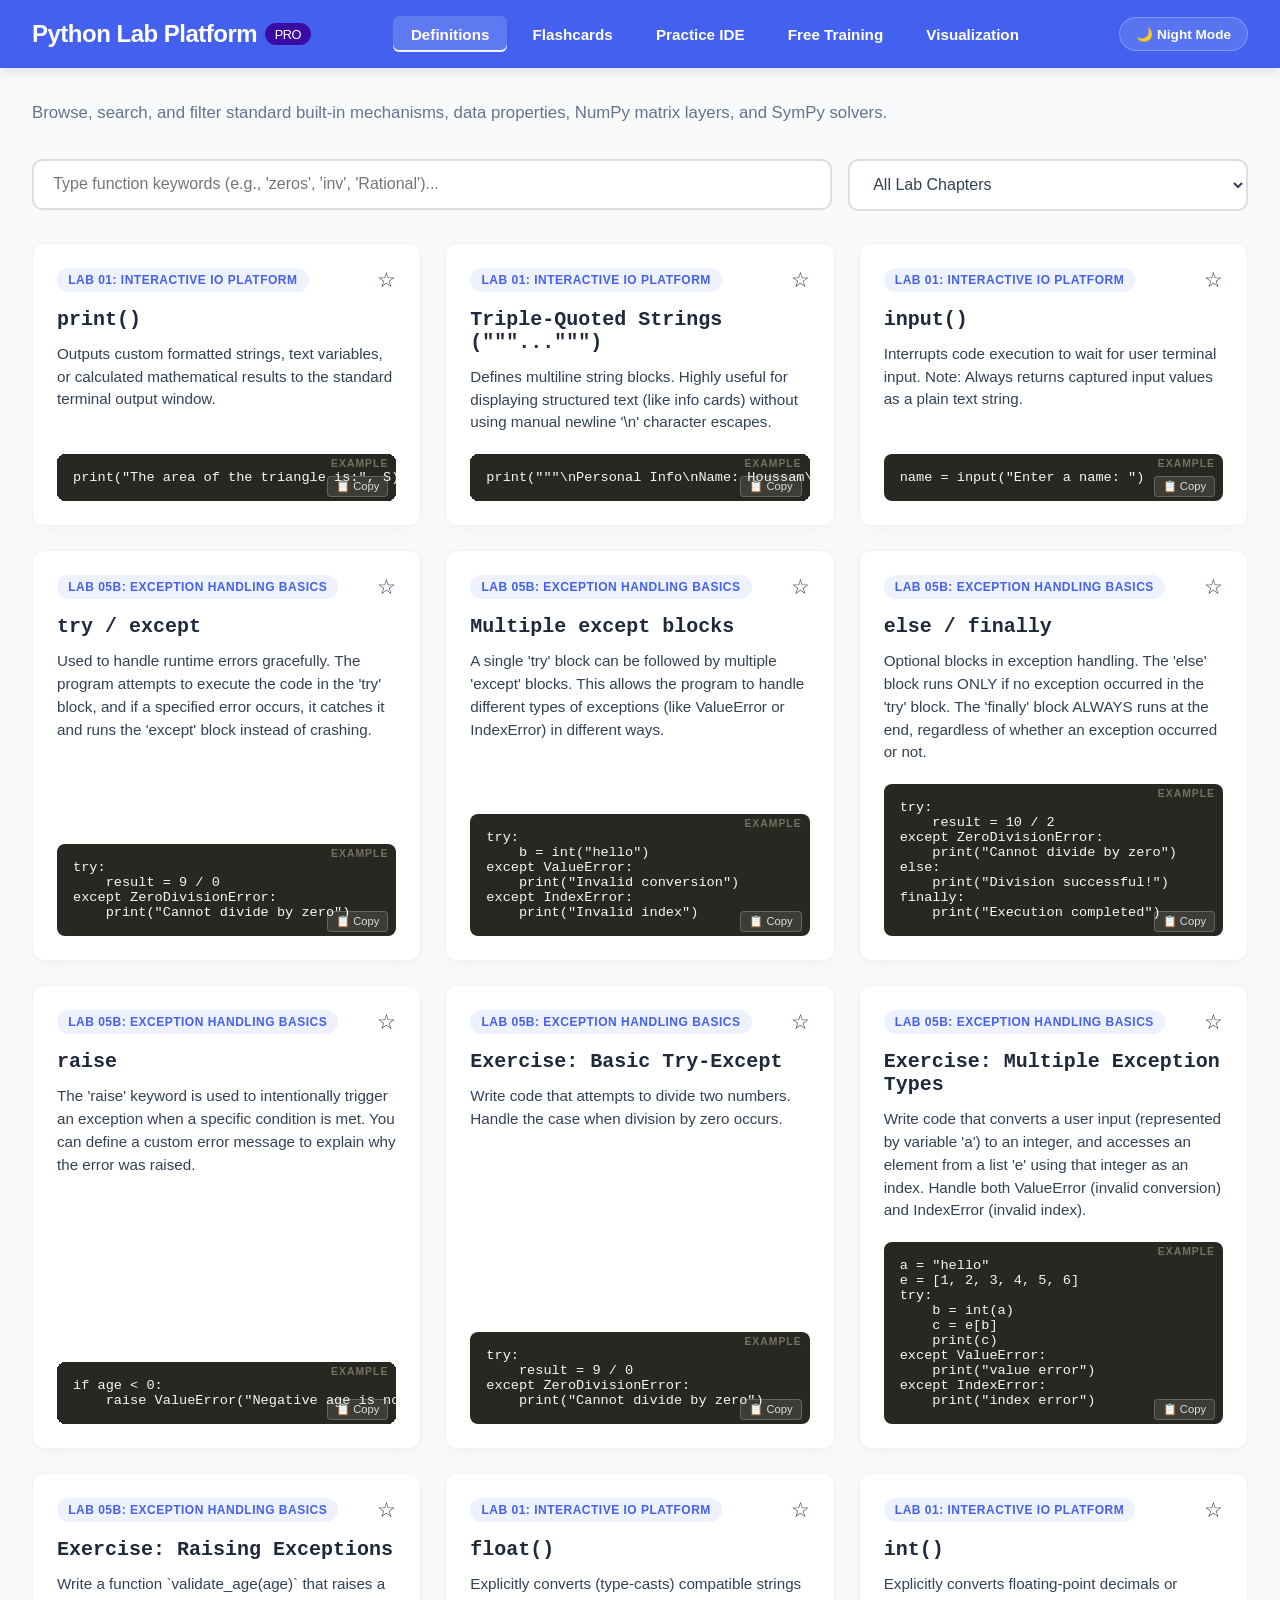
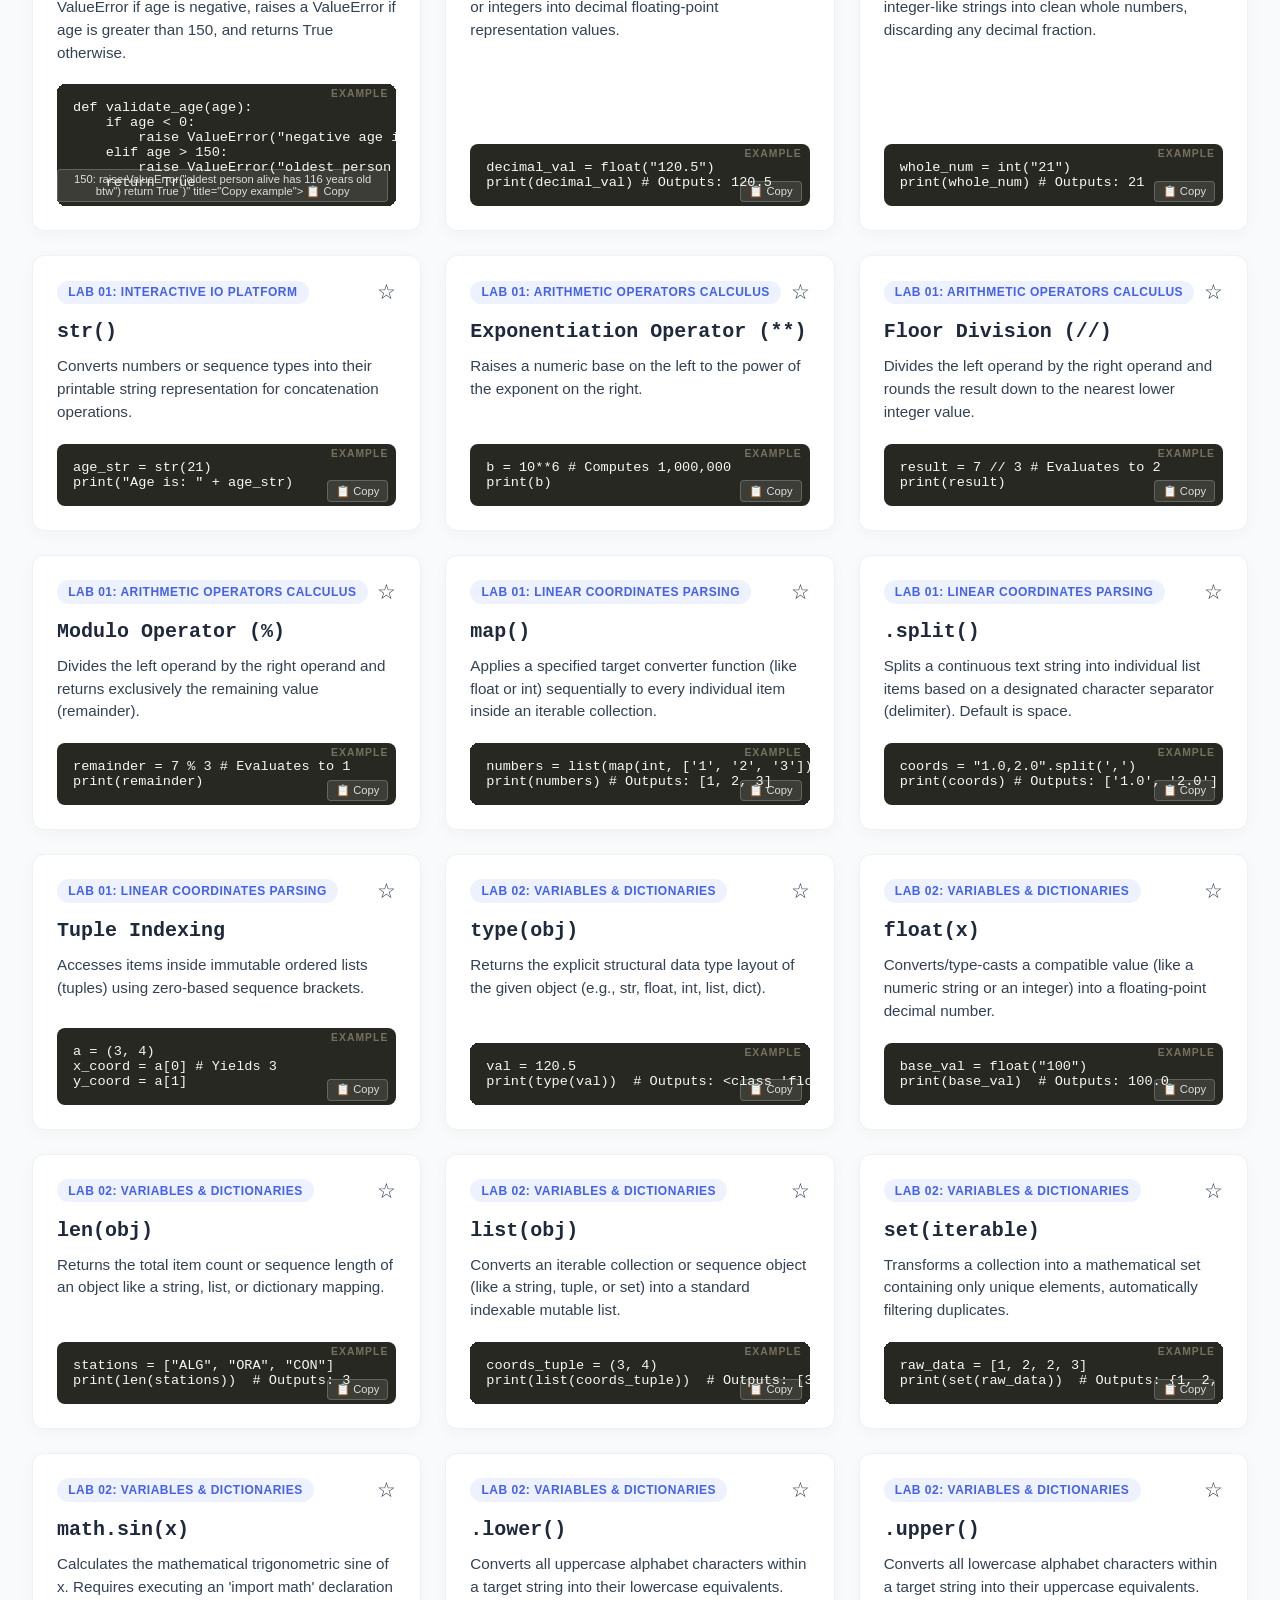
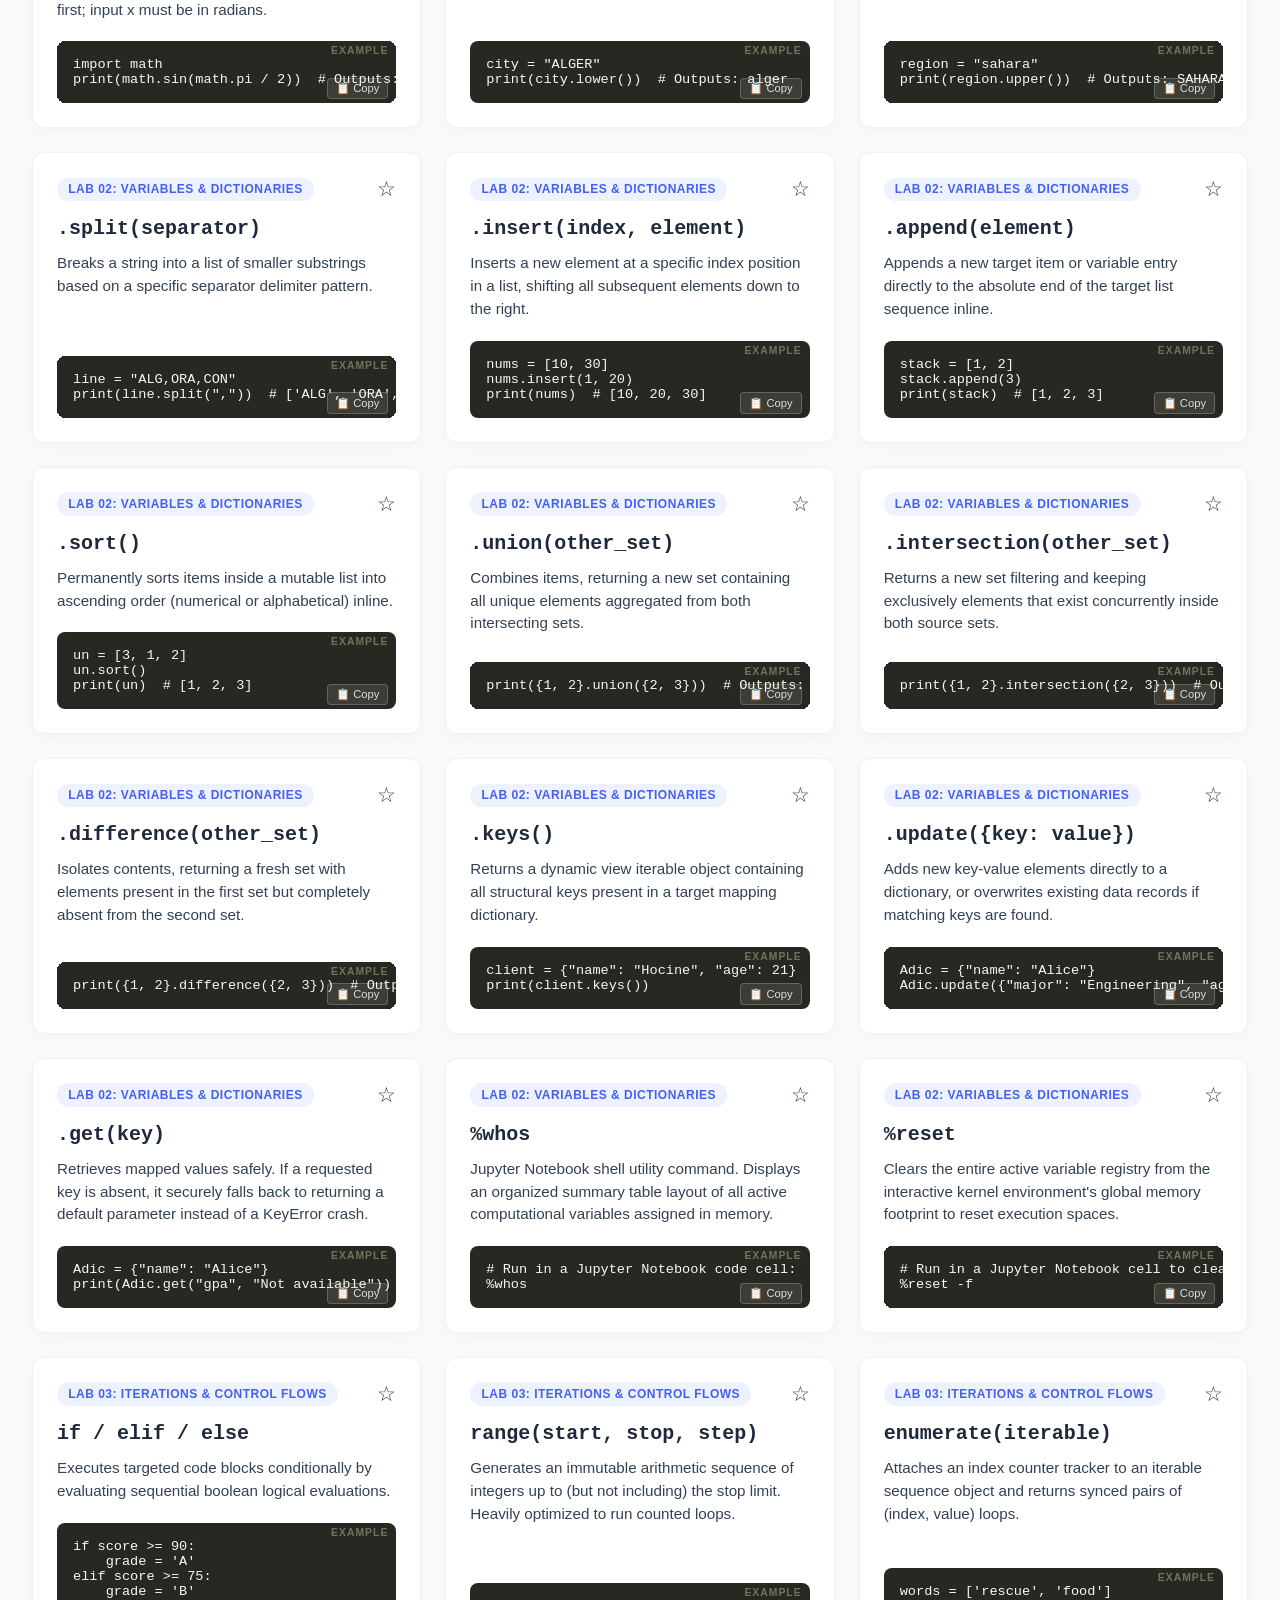
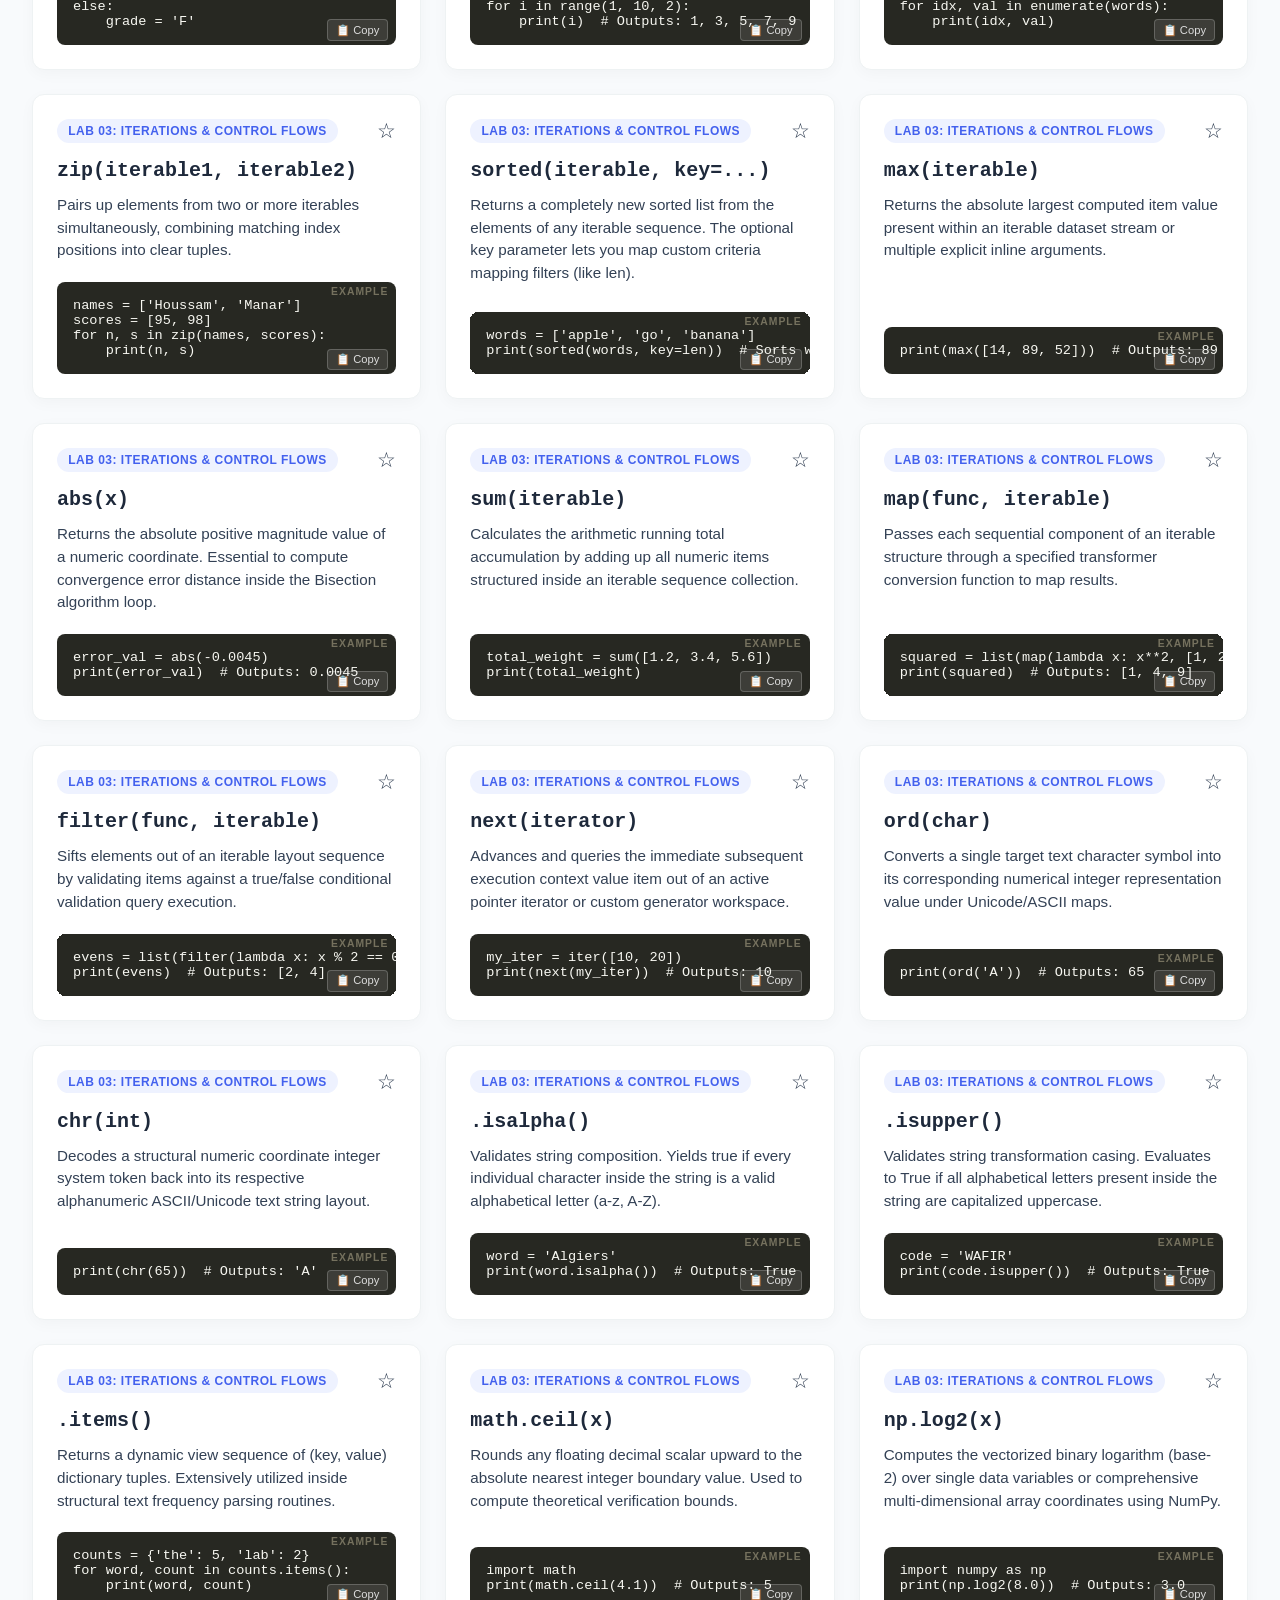
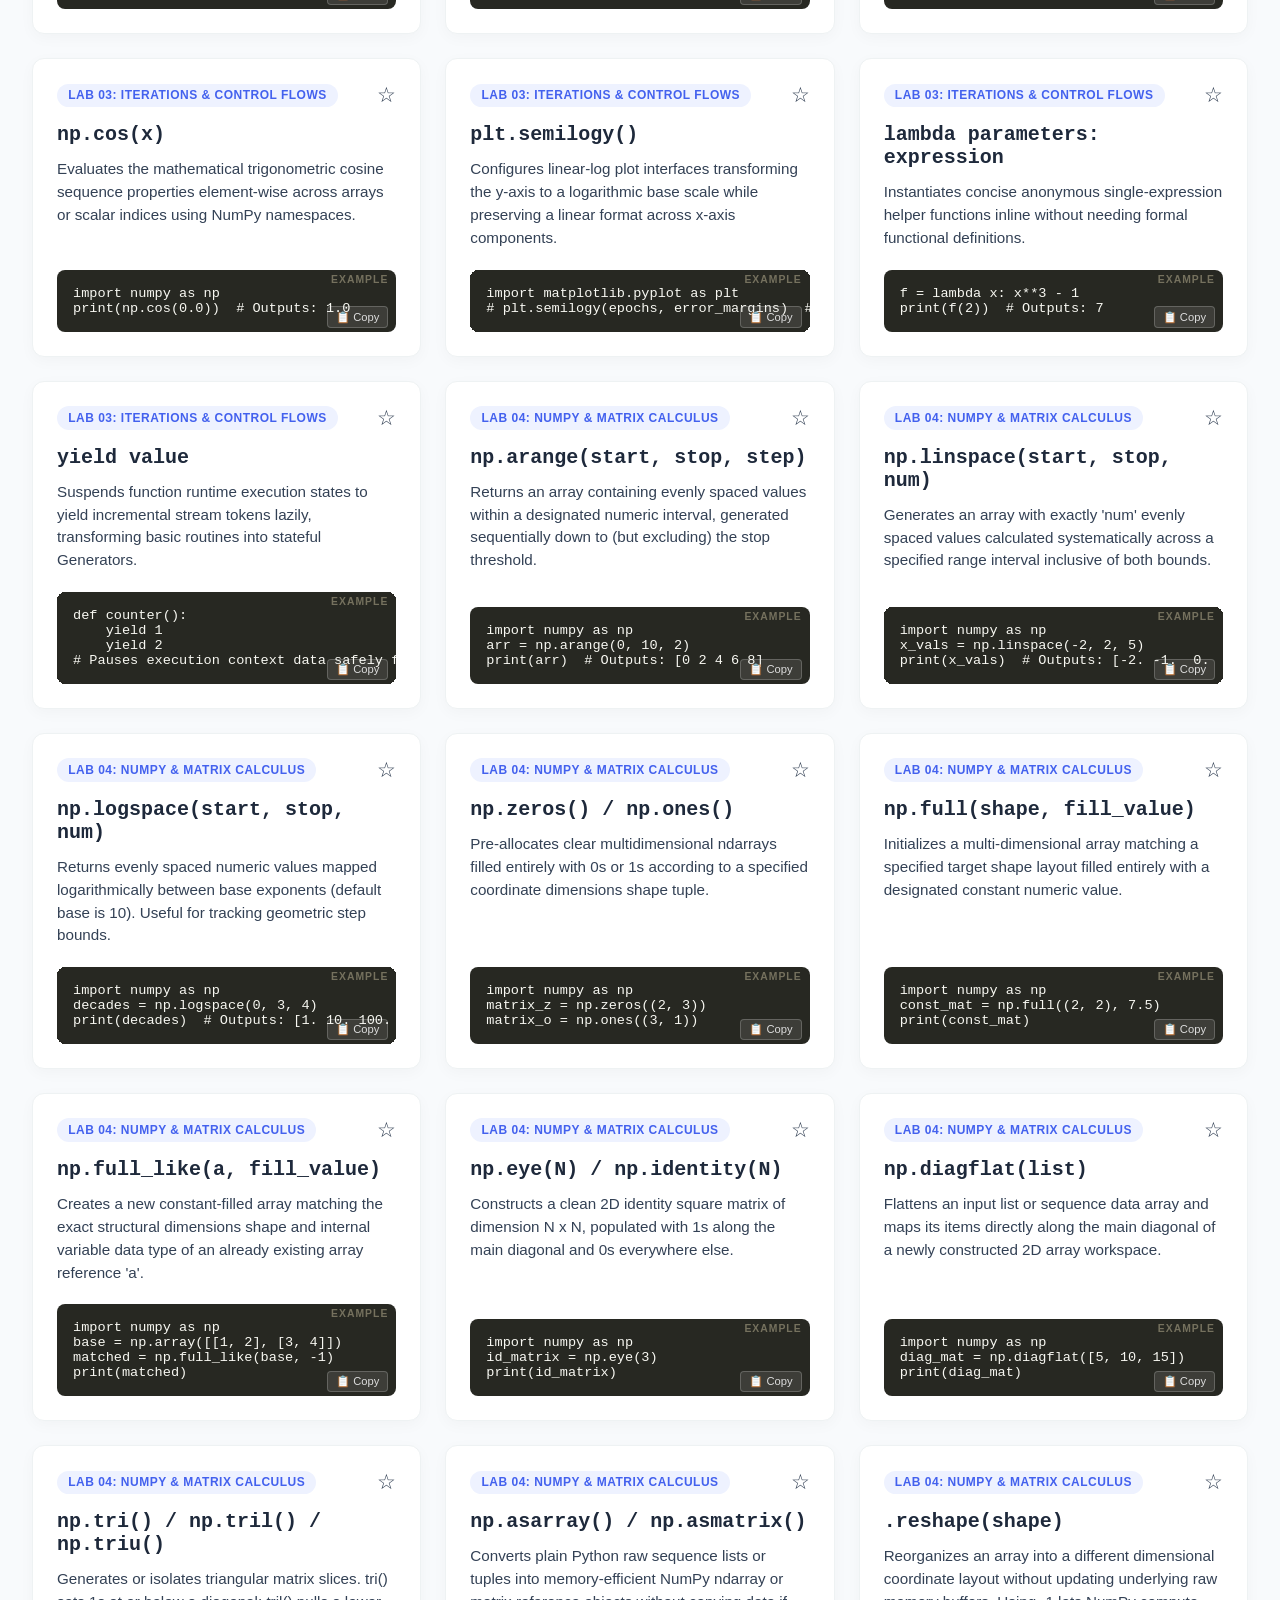
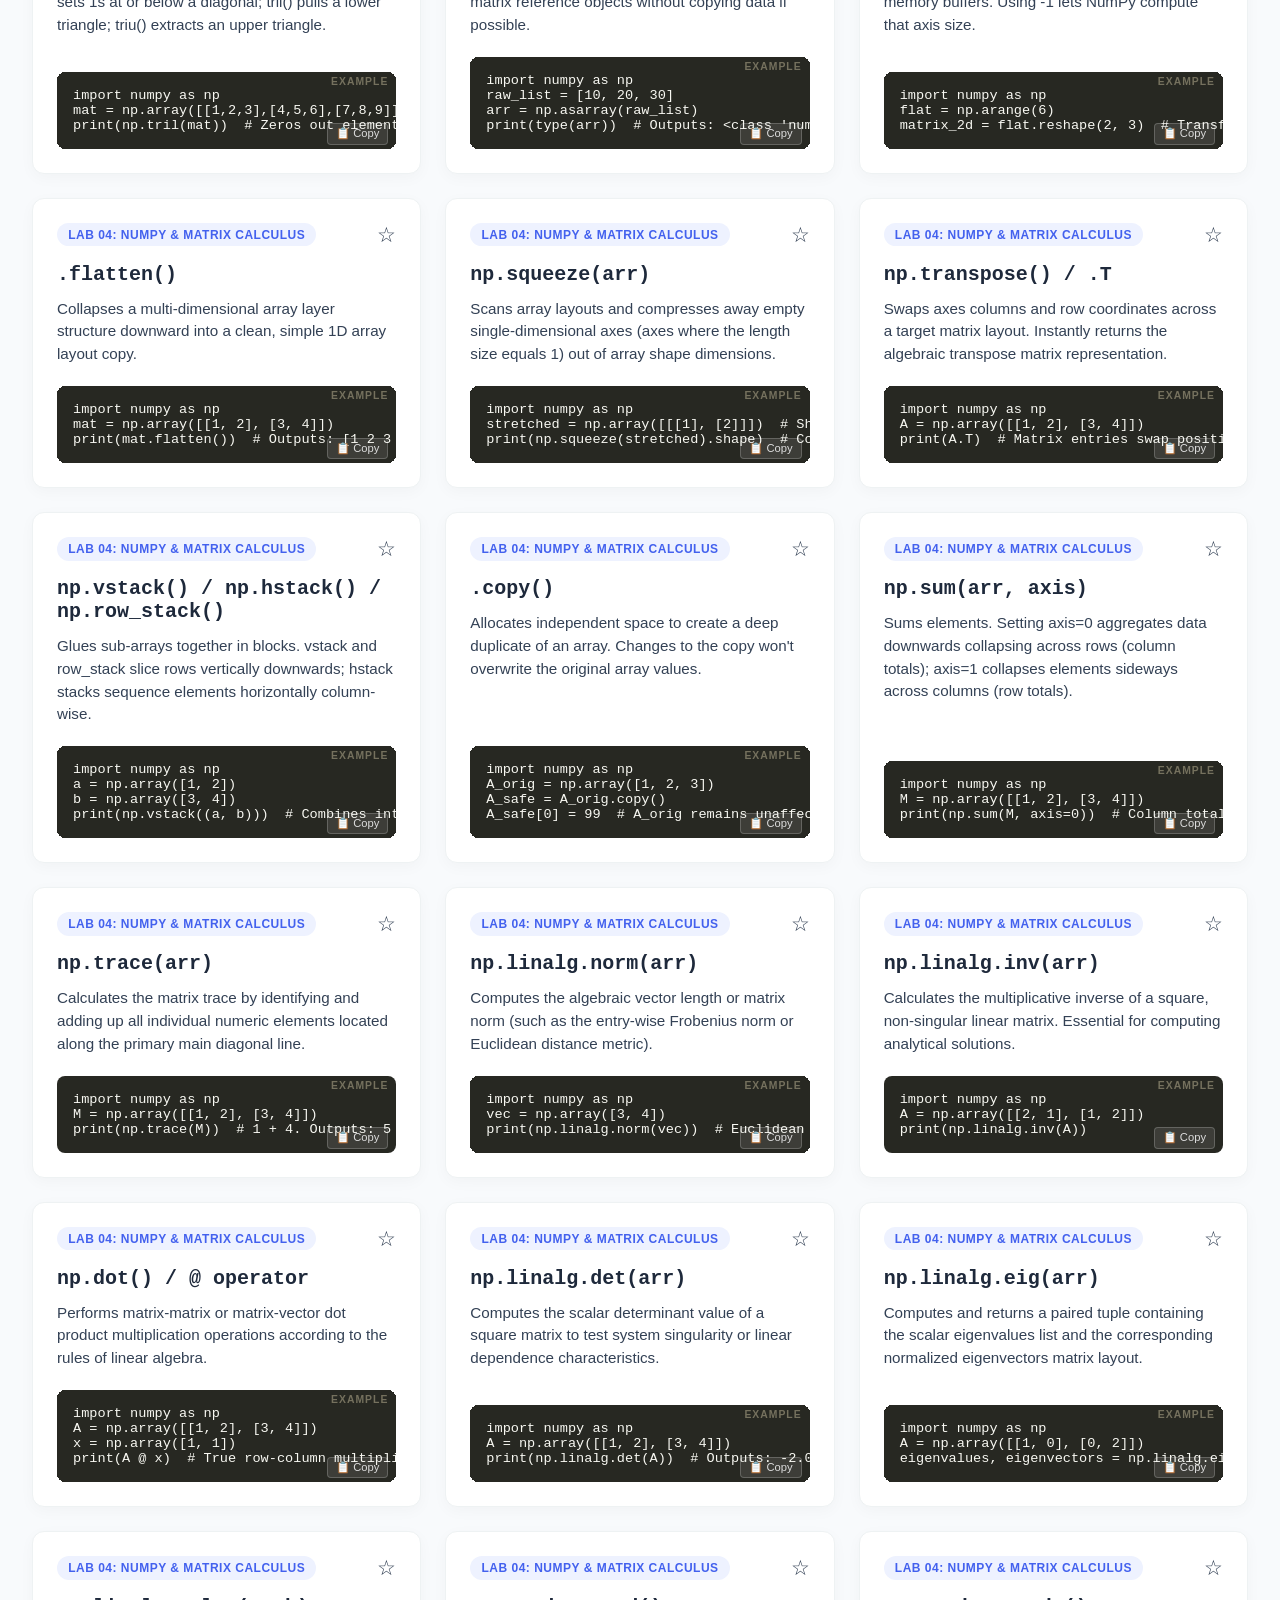
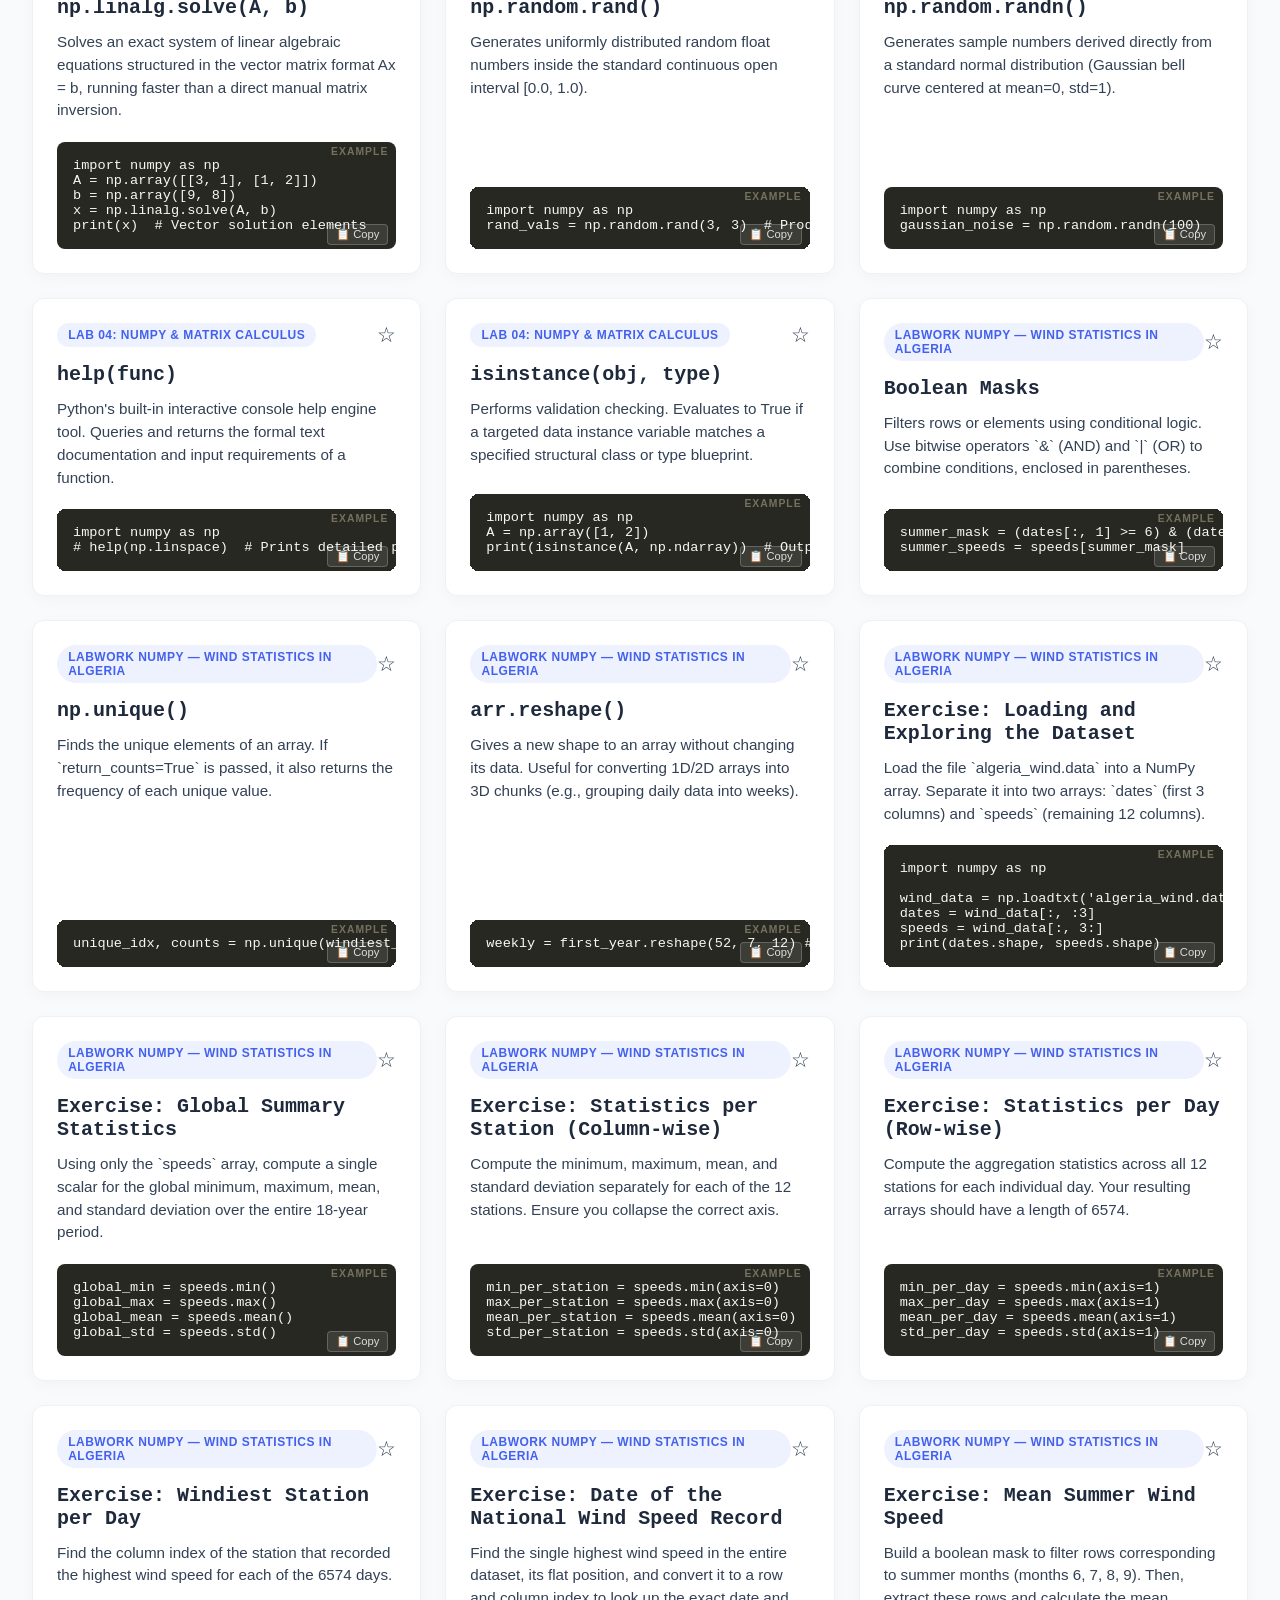
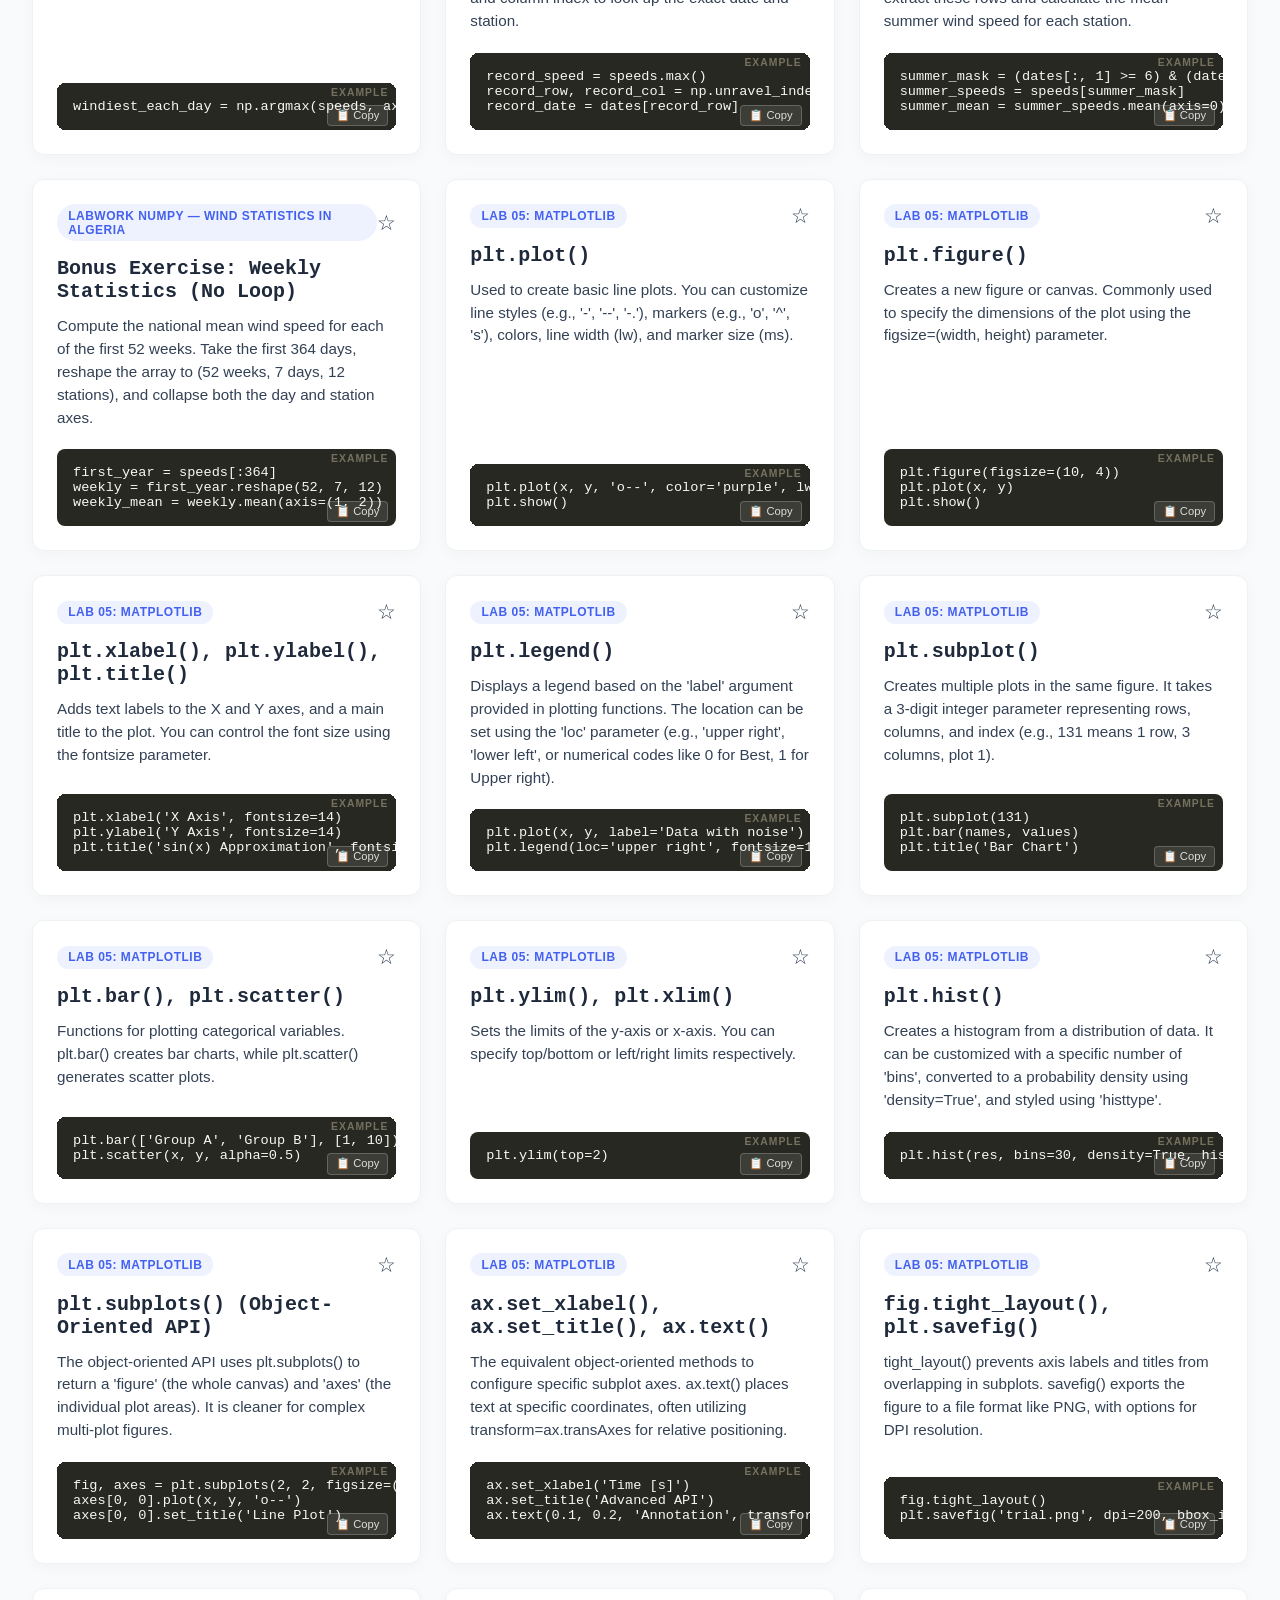
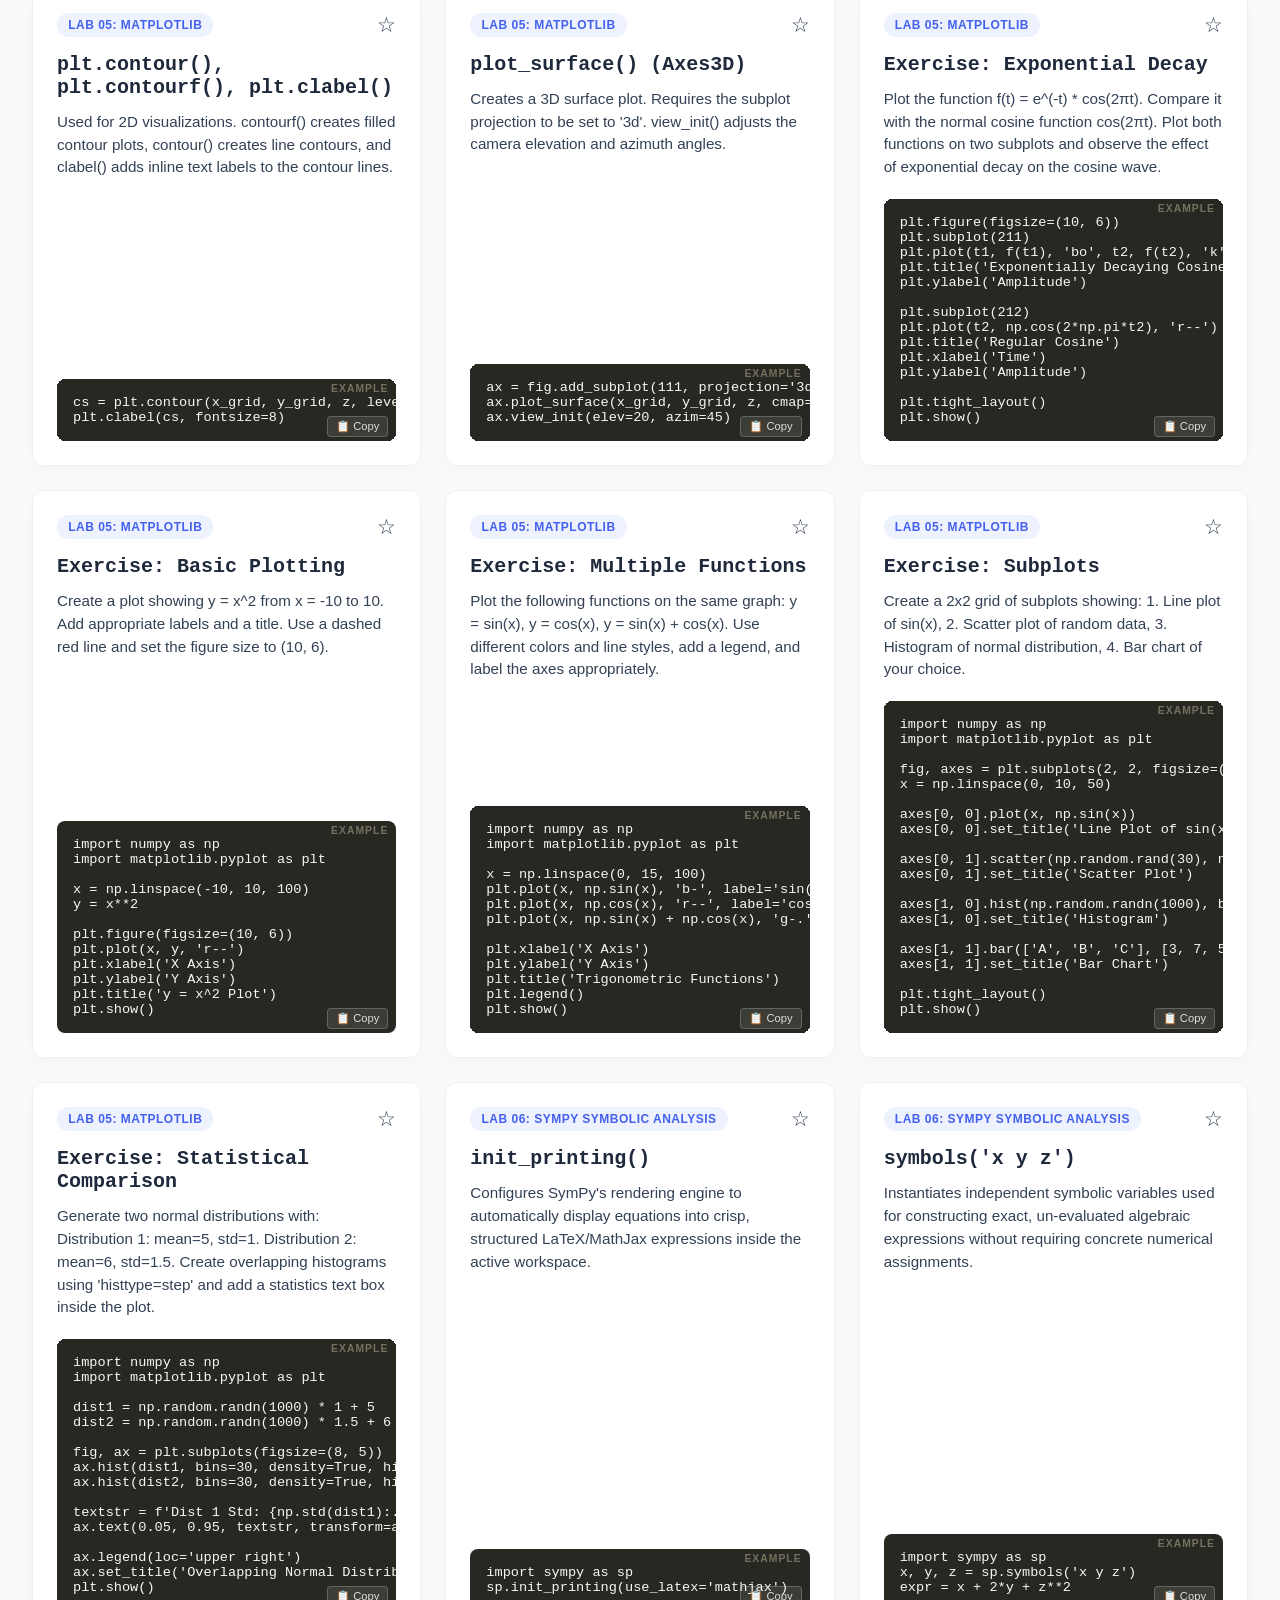
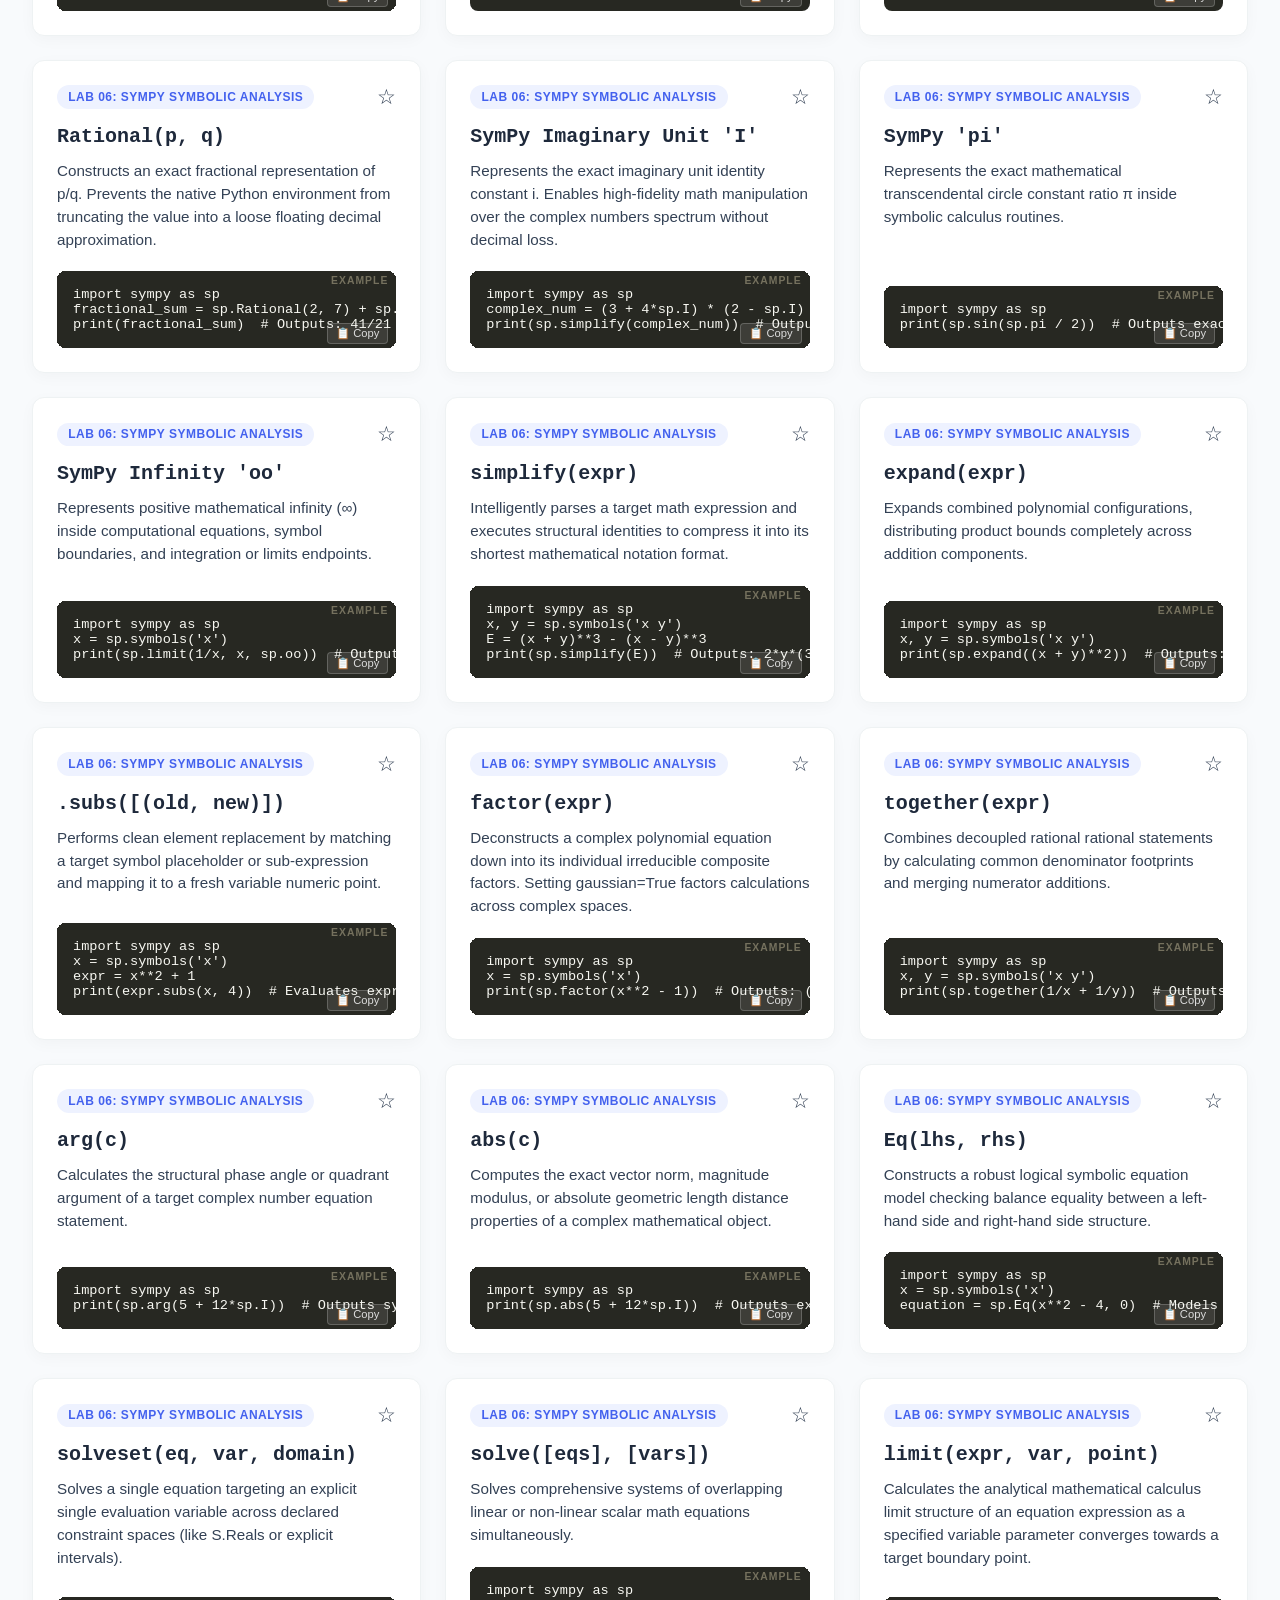
<file: index.html>
<!DOCTYPE html>
<html lang="en">
<head>
    <meta charset="UTF-8">
    <meta name="viewport" content="width=device-width, initial-scale=1.0">
    <meta name="description" content="Python Lab Platform – interactive definitions, flashcards, and practice IDE for NumPy, SymPy, and Matplotlib.">
    <title>Python Lab Platform - Definitions Matrix</title>
    <link rel="stylesheet" href="style.css?v=4">
</head>
<body>
    <!-- Instant theme load to prevent flash -->
    <script>if(localStorage.getItem('opm-app-theme')==='night')document.body.classList.add('night-mode');</script>

    <!-- ========== HEADER & FOOTER WILL BE INJECTED BY components.js ========== -->

    <!-- ========== ENVIRONMENT STATUS (only for pages with Pyodide) – not needed here ========== -->

    <div class="wrapper">
        <section id="sec-definitions">
            <div class="section-desc">
                Browse, search, and filter standard built‑in mechanisms, data properties, NumPy matrix layers, and SymPy solvers.
            </div>

            <!-- ========== SEARCH & FILTER CONTROLS ========== -->
            <div class="search-controls">
                <div class="search-input-wrapper">
                    <input type="text" id="search-bar"
                           placeholder="Type function keywords (e.g., 'zeros', 'inv', 'Rational')..."
                           oninput="applyFilters()">
                    <!-- Search history dropdown (populated by JS) -->
                    <div id="search-history" class="search-history-dropdown"></div>
                </div>
                <div>
                    <select id="chapter-select" class="chapter-filter-select" onchange="applyFilters()">
                        <option value="all">All Lab Chapters</option>
                        <option value="lab1">Lab 01: Setup &amp; Basic Operators</option>
                        <option value="lab2">Lab 02: Variables &amp; Dictionaries</option>
                        <option value="lab2b">Lab 02b: Variables &amp; Data Types</option>
                        <option value="lab3">Lab 03: Iterations &amp; Control Flows</option>
                        <option value="lab4">Lab 04: NumPy &amp; Matrix Calculus</option>
                        <option value="lab5">Lab 05: Matplotlib</option>
                        <option value="numpy-wind">Wind Statistics (NumPy)</option>
                        <option value="lab5b">Exception Handling</option>
                        <option value="lab6">Lab 06: SymPy Symbolic Analysis</option>
                    </select>
                </div>
            </div>

            <!-- ========== DEFINITIONS GRID ========== -->
            <div class="grid-definitions" id="definitions-grid"></div>
        </section>
    </div>

    <!-- ========== KEYBOARD SHORTCUT CHEAT SHEET MODAL ========== -->
    <div id="kbd-modal" class="kbd-modal-overlay">
        <div class="kbd-modal-content">
            <div class="kbd-modal-header">
                <h2>⌨ Keyboard Shortcuts</h2>
                <button class="kbd-modal-close" onclick="closeKbdModal()">&times;</button>
            </div>
            <ul class="kbd-list">
                <li><kbd>?</kbd> – Show this help</li>
                <li><kbd>←</kbd><kbd>→</kbd> – Navigate flashcards</li>
                <li><kbd>Space</kbd> / <kbd>Enter</kbd> – Flip flashcard</li>
                <li><kbd>Esc</kbd> – Close modals</li>
                <li><kbd>Ctrl</kbd> + <kbd>F</kbd> – Focus search (definitions)</li>
            </ul>
        </div>
    </div>

    <!-- ========== SCRIPTS ========== -->
    <script src="components.js?v=4"></script>
    <script src="database.js?v=4"></script>
    <script src="main.js?v=4"></script>
</body>
</html>
</file>
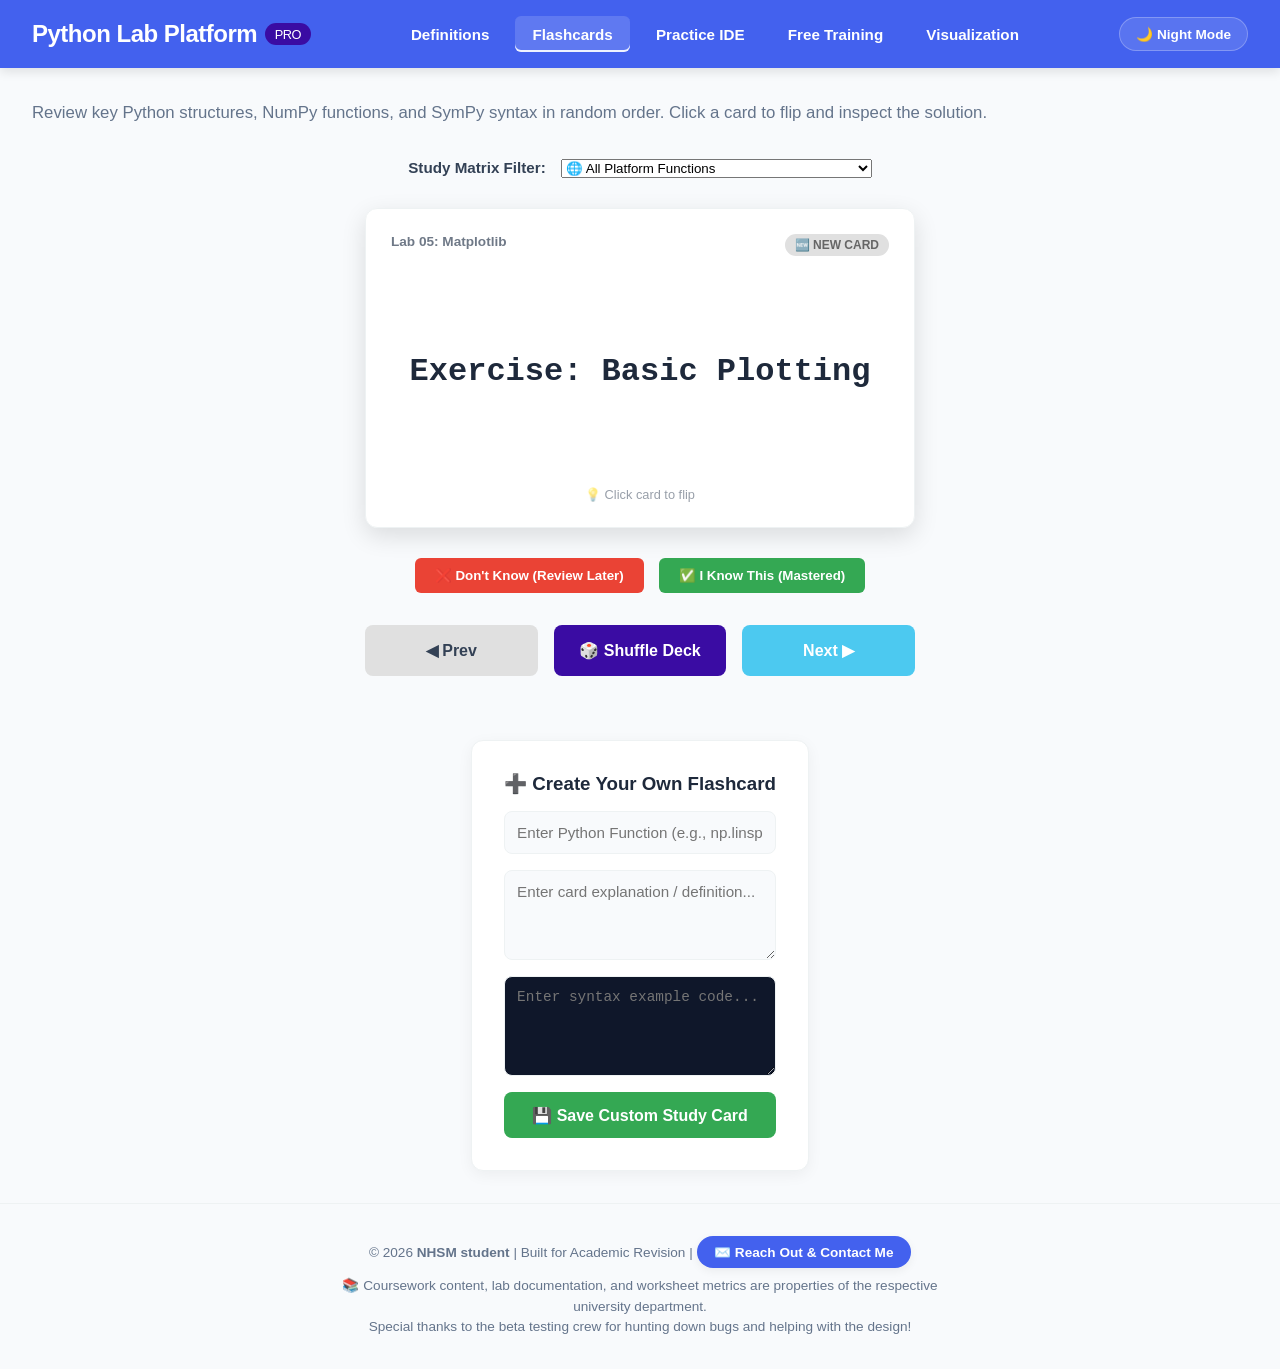
<file: flashcards.html>
<!DOCTYPE html>
<html lang="en">
<head>
    <meta charset="UTF-8">
    <meta name="viewport" content="width=device-width, initial-scale=1.0">
    <meta name="description" content="Python Lab Platform – Interactive flashcards for NumPy, SymPy, and Python built‑ins.">
    <title>Python Lab Platform - Interactive Flashcards</title>
    <link rel="stylesheet" href="style.css">
</head>
<body>
    <script>if(localStorage.getItem('opm-app-theme')==='night')document.body.classList.add('night-mode');</script>

    <!-- Header & footer injected by components.js -->

    <div class="wrapper">
        <section id="sec-flashcards">
            <div class="section-desc">
                Review key Python structures, NumPy functions, and SymPy syntax in random order.
                Click a card to flip and inspect the solution.
            </div>

            <div class="flashcards-layout">

                <!-- Category Filter -->
                <div class="filter-container">
                    <label for="fc-category-select" class="practice-controls-label">Study Matrix Filter:</label>
                    <select id="fc-category-select" onchange="handleCategoryChange()"></select>
                </div>

                <!-- Flashcard Stage -->
                <div class="flashcard-stage">
                    <div id="fc-card" class="flashcard-box"
                         onclick="triggerCardFlip()" tabindex="0"
                         aria-label="Interactive flashcard. Press Spacebar or Enter to flip.">

                        <!-- Front face -->
                        <div class="card-face card-front">
                            <div class="card-front-header">
                                <span id="fc-tag">---</span>
                                <span id="fc-srs-status" class="srs-badge unseen">New</span>
                            </div>
                            <div class="card-front-body">
                                <h2 id="fc-term">Loading Deck...</h2>
                            </div>
                            <p class="card-flip-hint">💡 Click card to flip</p>
                        </div>

                        <!-- Back face -->
                        <div class="card-face card-back">
                            <div class="card-back-inner">
                                <h4 class="card-interpretation-title">Functional Interpretation:</h4>
                                <p id="fc-definition">---</p>
                                <h4 class="card-code-title">Execution Matrix Blueprint:</h4>
                                <pre><code id="fc-code">---</code></pre>
                            </div>
                        </div>

                    </div>
                </div>

                <!-- SRS Rating Buttons -->
                <div class="srs-actions">
                    <button class="srs-btn btn-wrong"
                            onclick="event.stopPropagation(); handleSRSScore(false);">
                        ❌ Don't Know (Review Later)
                    </button>
                    <button class="srs-btn btn-correct"
                            onclick="event.stopPropagation(); handleSRSScore(true);">
                        ✅ I Know This (Mastered)
                    </button>
                </div>

                <!-- Navigation Controls -->
                <div class="flashcard-controls">
                    <button class="btn-prev" onclick="handleCardNav(-1)">◀ Prev</button>
                    <button class="btn-shuffle" onclick="handleCardShuffle()">🎲 Shuffle Deck</button>
                    <button class="btn-next" onclick="handleCardNav(1)">Next ▶</button>
                </div>

            </div><!-- /.flashcards-layout -->
        </section>
    </div>

    <!-- Custom Card Creator -->
    <div class="custom-card-creator">
        <h3>➕ Create Your Own Flashcard</h3>
        <div class="custom-card-form">
            <input type="text" id="custom-name"
                   class="custom-card-input"
                   placeholder="Enter Python Function (e.g., np.linspace)">

            <textarea id="custom-desc"
                      class="custom-card-textarea"
                      placeholder="Enter card explanation / definition..."></textarea>

            <textarea id="custom-code"
                      class="custom-card-code"
                      placeholder="Enter syntax example code..."></textarea>

            <button class="btn-save-card" onclick="createNewFlashcardSubmission()">
                💾 Save Custom Study Card
            </button>
        </div>
    </div>

    <!-- Scripts -->
    <script src="components.js"></script>
    <script src="database.js"></script>
    <script src="main.js"></script>
</body>
</html>
</file>
<file: style.css>
/* =================================================================
   1. CORE DESIGN VARIABLES & GLOBAL SYSTEM RESET
   ================================================================= */
:root {
    --primary-teal: #4361ee;
    --light-teal: #eef2ff;
    --deep-blue: #1e293b;
    --sky-blue: #3a0ca3;
    --sea-green: #4cc9f0;
    --light-green: #d1fae5;
    --pure-white: #ffffff;
    --text-main: #334155;
    --text-muted: #64748b;
    --bg-body: #f8fafc;
    --terminal-bg: #0f172a;
    --terminal-text: #38bdf8;
    --card-border: #eef2f3;
}

body.night-mode {
    --primary-teal: #c69de3;
    --light-teal: #241635;
    --deep-blue: #3c096c;
    --sky-blue: #3f1c5c;
    --sea-green: #5a189a;
    --light-green: #e0aaff;
    --pure-white: #160f24;
    --text-main: #f2ebf9;
    --text-muted: #9f96ac;
    --bg-body: #0c0714;
    --terminal-bg: #12091f;
    --terminal-text: #e0aaff;
    --card-border: #2c1b44;
}

* {
    margin: 0;
    padding: 0;
    box-sizing: border-box;
    font-family: 'Segoe UI', -apple-system, BlinkMacSystemFont, Roboto, Helvetica, Arial, sans-serif;
}

body {
    background-color: var(--bg-body);
    color: var(--text-main);
    min-height: 100vh;
    display: flex;
    flex-direction: column;
    transition: background-color 0.3s ease, color 0.3s ease;
}

/* =================================================================
   2. TOP HEADER NAVIGATION & SYSTEM LOADING BANNERS
   ================================================================= */
header {
    background-color: var(--primary-teal);
    color: #ffffff;
    box-shadow: 0 4px 10px rgba(0,0,0,0.1);
    position: sticky;
    top: 0;
    z-index: 100;
}

.header-container {
    max-width: 1400px;
    margin: 0 auto;
    display: flex;
    justify-content: space-between;
    align-items: center;
    padding: 1rem 2rem;
    flex-wrap: wrap;
    gap: 1rem;
}

.logo-section h1 {
    font-size: 1.5rem;
    font-weight: 700;
    letter-spacing: -0.5px;
    display: flex;
    align-items: center;
    gap: 0.5rem;
}

.logo-section span {
    font-size: 0.8rem;
    background: var(--sky-blue);
    padding: 0.2rem 0.6rem;
    border-radius: 20px;
    font-weight: normal;
    color: #ffffff;
}

nav {
    display: flex;
    align-items: center;
    flex-wrap: wrap;
    gap: 0.5rem;
}

nav ul {
    display: flex;
    list-style: none;
    gap: 0.5rem;
    margin: 0;
    padding: 0;
}

nav a {
    color: #ffffff;
    text-decoration: none;
    font-weight: 600;
    padding: 0.6rem 1.1rem;
    border-radius: 6px;
    transition: all 0.2s ease-in-out;
    font-size: 0.95rem;
}

nav a:hover, nav a.active {
    background-color: rgba(255, 255, 255, 0.15);
    box-shadow: inset 0 -2px 0 var(--light-teal);
}

#env-status {
    background-color: var(--deep-blue);
    color: #ffffff;
    text-align: center;
    padding: 0.6rem;
    font-size: 0.9rem;
    font-weight: 600;
    transition: all 0.5s ease;
    display: flex;
    align-items: center;
    justify-content: center;
    gap: 0.5rem;
}

#env-status.loaded {
    background-color: var(--primary-teal);
}

.spinner {
    width: 16px;
    height: 16px;
    border: 2px solid #fff;
    border-top: 2px solid transparent;
    border-radius: 50%;
    animation: spin 1s linear infinite;
}

@keyframes spin {
    0% { transform: rotate(0deg); }
    100% { transform: rotate(360deg); }
}

.wrapper {
    max-width: 1400px;
    margin: 2rem auto;
    padding: 0 2rem;
    flex-grow: 1;
    width: 100%;
}

.section-desc {
    margin-bottom: 2rem;
    color: var(--text-muted);
    font-size: 1.05rem;
    line-height: 1.6;
}

/* =================================================================
   3. DEFINITIONS ARCHIVE GRID & WORKSPACE PLAYGROUND INTERFACES
   ================================================================= */
.search-controls {
    display: grid;
    grid-template-columns: 2fr 1fr;
    gap: 1rem;
    margin-bottom: 2rem;
}

.search-input-wrapper { position: relative; }
.search-input-wrapper input, .chapter-filter-select {
    width: 100%;
    padding: 0.9rem 1.2rem;
    border: 2px solid #ddd;
    border-radius: 10px;
    font-size: 1rem;
    outline: none;
    transition: border-color 0.2s;
    background: var(--pure-white);
    color: var(--text-main);
}

.search-input-wrapper input:focus, .chapter-filter-select:focus { border-color: var(--primary-teal); }

/* ---------- NEW: Search History Dropdown ---------- */
.search-history-dropdown {
    position: absolute;
    top: 100%;
    left: 0;
    right: 0;
    background: var(--pure-white);
    border: 1px solid var(--card-border);
    border-radius: 0 0 10px 10px;
    box-shadow: 0 8px 20px rgba(0,0,0,0.08);
    z-index: 50;
    display: none;
    overflow: hidden;
}

.search-history-item {
    padding: 0.75rem 1.2rem;
    cursor: pointer;
    font-size: 0.9rem;
    color: var(--text-main);
    transition: background 0.15s;
}

.search-history-item:hover {
    background: var(--light-teal);
}

.grid-definitions {
    display: grid;
    grid-template-columns: repeat(auto-fill, minmax(340px, 1fr));
    gap: 1.5rem;
}

.def-card {
    background: var(--pure-white);
    border-radius: 12px;
    padding: 1.5rem;
    box-shadow: 0 4px 15px rgba(0,0,0,0.03);
    border: 1px solid var(--card-border);
    transition: transform 0.2s, box-shadow 0.2s;
    display: flex;
    flex-direction: column;
    justify-content: space-between;
}

.def-card:hover {
    transform: translateY(-4px);
    box-shadow: 0 8px 25px rgba(0,0,0,0.06);
}

.def-meta {
    display: flex;
    justify-content: space-between;
    align-items: center;
    margin-bottom: 1rem;
}

.def-tag {
    background-color: var(--light-teal);
    color: var(--primary-teal);
    font-size: 0.75rem;
    font-weight: 700;
    padding: 0.3rem 0.7rem;
    border-radius: 20px;
    text-transform: uppercase;
    letter-spacing: 0.5px;
}

/* ---------- NEW: Favorite Star ---------- */
.fav-star {
    font-size: 1.3rem;
    cursor: pointer;
    user-select: none;
    transition: transform 0.15s;
}
.fav-star:hover { transform: scale(1.2); }

.def-card h3 {
    font-size: 1.25rem;
    color: var(--deep-blue);
    margin-bottom: 0.75rem;
    font-family: 'Consolas', 'Courier New', Courier, monospace;
}

.def-card p {
    font-size: 0.95rem;
    line-height: 1.5;
    color: var(--text-main);
    margin-bottom: 1.25rem;
    flex-grow: 1;
}

.def-example-box {
    background: #272822;
    border-radius: 8px;
    padding: 1rem;
    position: relative;
    overflow-x: auto;
}

.def-example-box::before {
    content: 'EXAMPLE';
    position: absolute;
    top: 4px;
    right: 8px;
    font-size: 0.65rem;
    color: #75715e;
    font-weight: 700;
    letter-spacing: 1px;
}

.def-example-box code {
    font-family: 'Consolas', 'Courier New', Courier, monospace;
    color: #f8f8f2;
    font-size: 0.85rem;
    white-space: pre;
    display: block;
}

/* ---------- NEW: Copy Example Button ---------- */
.copy-example-btn {
    position: absolute;
    bottom: 4px;
    right: 8px;
    background: rgba(255,255,255,0.1);
    border: 1px solid rgba(255,255,255,0.2);
    color: #ddd;
    font-size: 0.7rem;
    padding: 0.2rem 0.5rem;
    border-radius: 4px;
    cursor: pointer;
    transition: background 0.15s;
}
.copy-example-btn:hover { background: rgba(255,255,255,0.25); }

/* =================================================================
   3b. IDE SPLIT LAYOUT & EDITOR COMPONENTS (originally part of section 3)
   ================================================================= */
.ide-split-layout {
    display: grid;
    grid-template-columns: 1fr 1.2fr;
    gap: 2rem;
    margin-top: 1.5rem;
}

.problem-instructions-panel {
    background: var(--pure-white);
    border-radius: 12px;
    padding: 1.5rem;
    box-shadow: 0 4px 15px rgba(0,0,0,0.03);
    border: 1px solid var(--card-border);
    max-height: 700px;
    overflow-y: auto;
}

.problem-instructions-panel h3 {
    color: var(--deep-blue);
    margin-bottom: 1rem;
    font-size: 1.25rem;
    border-bottom: 2px solid var(--light-teal);
    padding-bottom: 0.5rem;
}

.lab-badge {
    display: inline-block;
    background-color: var(--light-green);
    color: var(--text-main);
    font-size: 0.75rem;
    font-weight: 700;
    padding: 0.2rem 0.6rem;
    border-radius: 4px;
    margin-bottom: 1rem;
    text-transform: uppercase;
}

.problem-instructions-panel p { font-size: 0.95rem; line-height: 1.6; margin-bottom: 1rem; color: var(--text-main); }
.problem-instructions-panel ul { margin-left: 1.5rem; margin-bottom: 1rem; }
.problem-instructions-panel li { font-size: 0.9rem; line-height: 1.5; margin-bottom: 0.4rem; }

.ideal-result-box {
    background: var(--light-teal);
    border-left: 4px solid var(--primary-teal);
    padding: 1rem;
    border-radius: 0 8px 8px 0;
    margin-top: 1.5rem;
}

.ideal-result-box h4 { font-size: 0.85rem; text-transform: uppercase; letter-spacing: 0.5px; color: var(--primary-teal); margin-bottom: 0.5rem; }
.ideal-result-box pre { font-family: 'Consolas', monospace; font-size: 0.85rem; color: var(--text-main); white-space: pre-wrap; }

.editor-container {
    display: flex;
    flex-direction: column;
    background: var(--terminal-bg);
    border-radius: 12px;
    overflow: hidden;
    box-shadow: 0 4px 20px rgba(0,0,0,0.15);
}

.editor-header {
    background: #2d3139;
    padding: 0.75rem 1.2rem;
    display: flex;
    justify-content: space-between;
    align-items: center;
    border-bottom: 1px solid #1e1e1e;
}

.editor-title {
    color: #abb2bf;
    font-size: 0.85rem;
    font-family: 'Consolas', monospace;
    display: flex;
    align-items: center;
    gap: 0.5rem;
}

.editor-dots { display: flex; gap: 0.35rem; }
.editor-dot { width: 10px; height: 10px; border-radius: 50%; background-color: #ff5f56; display: inline-block; }
.editor-dot-2 { background-color: #ffbd2e; }
.editor-dot-3 { background-color: #27c93f; }

textarea.python-editor {
    width: 100%;
    height: 380px;
    background: var(--terminal-bg);
    color: var(--terminal-text);
    font-family: 'Consolas', 'Fira Code', 'Courier New', Courier, monospace;
    font-size: 1rem;
    padding: 1.5rem;
    border: none;
    resize: vertical;
    outline: none;
    line-height: 1.5;
}

.action-bar {
    padding: 1rem;
    background: #1e1e1e;
    display: flex;
    justify-content: space-between;
    align-items: center;
    flex-wrap: wrap;
    gap: 0.7rem;
    border-top: 1px solid #2d3139;
}

.btn-run {
    background-color: #34a853;
    color: #ffffff;
    border: none;
    padding: 0.8rem 1.8rem;
    border-radius: 6px;
    font-weight: bold;
    font-size: 0.95rem;
    cursor: pointer;
    transition: all 0.2s;
    display: flex;
    align-items: center;
    gap: 0.5rem;
}

.btn-run:hover { background-color: #256f45; transform: scale(1.02); }
.btn-reset { background: transparent; color: #abb2bf; border: 1px solid #4b5263; padding: 0.6rem 1.2rem; border-radius: 6px; cursor: pointer; font-size: 0.85rem; transition: all 0.2s; }
.btn-reset:hover { color: #ffffff; border-color: #ffffff; }

.terminal-header {
    background: #15181f;
    color: #8a92a3;
    font-size: 0.8rem;
    padding: 0.5rem 1.2rem;
    font-family: 'Consolas', monospace;
    text-transform: uppercase;
    letter-spacing: 0.5px;
    border-top: 1px solid #1e1e1e;
}

.terminal-box {
    background: #15181f;
    padding: 1.5rem;
    min-height: 160px;
    max-height: 300px;
    overflow-y: auto;
    color: #9cdcfe;
    font-family: 'Consolas', 'Courier New', Courier, monospace;
    font-size: 0.95rem;
    white-space: pre-wrap;
    border-bottom-left-radius: 12px;
    border-bottom-right-radius: 12px;
}

.terminal-box.error { color: #f48771; background: #251616; }

.info-board {
    background-color: var(--pure-white);
    border-radius: 10px;
    padding: 1rem;
    margin-top: 1.5rem;
    border: 1px solid var(--card-border);
    font-size: 0.85rem;
    color: var(--text-muted);
    display: flex;
    align-items: center;
    gap: 0.5rem;
}


/* (All original IDE, flashcard, practice etc. styles continue below exactly as in your original file.) */

/* =================================================================
   4. MODERN 3D FLASHCARD PERSPECTIVE GRID STAGE
   ================================================================= */
.flashcard-stage {
    perspective: 1000px;
    margin: 30px auto;
    width: 100%;
    max-width: 550px;
    height: 320px;
}

#fc-card {
    width: 100%;
    height: 100%;
    position: relative;
    transform-style: preserve-3d;
    transition: transform 0.6s cubic-bezier(0.4, 0, 0.2, 1);
    cursor: pointer;
}

#fc-card.flipped { transform: rotateY(180deg); }

.card-face {
    position: absolute;
    width: 100%;
    height: 100%;
    backface-visibility: hidden;
    -webkit-backface-visibility: hidden;
    border-radius: 12px;
    padding: 25px;
    box-sizing: border-box;
    display: flex;
    flex-direction: column;
    justify-content: space-between;
    box-shadow: 0 8px 24px rgba(0,0,0,0.12);
    background: var(--pure-white);
    color: var(--text-main);
    border: 1px solid var(--card-border);
}

.card-front h4 {
    font-size: 1rem;
    color: var(--text-muted);
    text-transform: uppercase;
    letter-spacing: 1.5px;
    margin-bottom: 1rem;
}

.card-front h2 {
    font-family: 'Consolas', 'Courier New', Courier, monospace;
    font-size: 2rem;
    color: var(--deep-blue);
    word-break: break-all;
    text-align: center;
    margin: auto 0;
}

.card-back {
    transform: rotateY(180deg);
    overflow-y: auto;
}

.card-back h4 {
    font-size: 1rem;
    color: var(--primary-teal);
    text-transform: uppercase;
    letter-spacing: 1.5px;
    margin-bottom: 1rem;
}

.card-back p { font-size: 1.1rem; line-height: 1.6; text-align: left; }
.card-back pre {
    background: rgba(0, 0, 0, 0.05);
    padding: 0.8rem 1.2rem;
    border-radius: 6px;
    margin-top: 1.5rem;
    width: 100%;
    text-align: left;
    overflow-x: auto;
    font-family: 'Consolas', monospace;
    font-size: 0.85rem;
    color: var(--text-main);
}

.srs-badge {
    align-self: flex-start;
    padding: 4px 10px;
    border-radius: 20px;
    font-size: 0.75rem;
    font-weight: bold;
    text-transform: uppercase;
}

.srs-badge.unseen { background: #e0e0e0; color: #666; }
.srs-badge.review { background: #ffcccb; color: #cc0000; }
.srs-badge.mastered { background: #d4edda; color: #155724; }

/* =================================================================
   5. FLASHCARD CONTROL SYSTEM BUTTON CODES (PREV, NEXT, SHUFFLE)
   ================================================================= */
.filter-container, .srs-actions {
    display: flex;
    justify-content: center;
    gap: 15px;
    margin: 20px auto;
    max-width: 550px;
}

.srs-btn {
    padding: 10px 20px;
    border: none;
    border-radius: 6px;
    cursor: pointer;
    font-weight: bold;
    transition: background 0.2s;
}

.btn-wrong { background: #ea4335; color: white; }
.btn-correct { background: #34a853; color: white; }

.flashcard-controls {
    display: flex;
    gap: 1rem;
    margin-top: 2rem;
    width: 100%;
    max-width: 550px;
    margin-left: auto;
    margin-right: auto;
}

.flashcard-controls button {
    flex: 1;
    padding: 1rem;
    border-radius: 8px;
    border: none;
    font-weight: 600;
    font-size: 1rem;
    cursor: pointer;
    transition: transform 0.1s, background-color 0.2s;
}

.btn-prev { background-color: #e0e0e0; color: #334155; }
.btn-prev:hover { background-color: #d6d6d6; }
.btn-next { background-color: #4cc9f0; color: #ffffff; }
.btn-next:hover { background-color: #4361ee; }
.btn-shuffle { background-color: #3a0ca3; color: #ffffff; }
.btn-shuffle:hover { background-color: #1e293b; }

.theme-toggle-btn {
    background: rgba(255, 255, 255, 0.12);
    border: 1px solid rgba(255, 255, 255, 0.25);
    color: #ffffff;
    padding: 0.5rem 1rem;
    border-radius: 20px;
    cursor: pointer;
    font-weight: 600;
    font-size: 0.85rem;
    display: flex;
    align-items: center;
    gap: 0.4rem;
    transition: all 0.2s ease-in-out;
}
.theme-toggle-btn:hover {
    background: rgba(255, 255, 255, 0.25);
    transform: scale(1.03);
}

.responsive-btn-group, .target-button-group {
    display: flex;
    flex-direction: row;
    gap: 10px;
    justify-content: center;
    align-items: center;
    width: 100%;
    flex-wrap: wrap;
}

/* =================================================================
   6. HIGH-CONTRAST ACCESSIBILITY OVERRIDES (NIGHT MODE)
   ================================================================= */
body.night-mode {
    background-color: #121214 !important;
}

body.night-mode h1, body.night-mode h2, body.night-mode h3,
body.night-mode h4, body.night-mode h5, body.night-mode h6,
body.night-mode p, body.night-mode span, body.night-mode label,
body.night-mode li {
    color: #f1f2f6 !important;
}

body.night-mode select,
body.night-mode select option,
body.night-mode input,
body.night-mode textarea {
    color: #ffffff !important;
    background-color: #25262b !important;
    border: 1px solid #4b5563 !important;
}

body.night-mode #theme-toggle-btn {
    color: #ffffff !important;
    background-color: #2c3e50 !important;
    border: 1px solid #7f8c8d !important;
}

body.night-mode #fc-tag {
    color: #e1b12c !important; 
    background: rgba(225, 177, 44, 0.1) !important;
    padding: 3px 8px !important;
    border-radius: 4px !important;
}

body.night-mode #fc-definition {
    color: #e1b12c !important;
}

body.night-mode .card-front h2 {
    color: #ffffff !important;
}

body.night-mode .card-back pre {
    background: rgba(255, 255, 255, 0.05);
    color: #e0aaff;
}

body.night-mode .srs-badge.unseen { background-color: #2980b9 !important; color: #ffffff !important; }
body.night-mode .srs-badge.review { background-color: #c0392b !important; color: #ffffff !important; }
body.night-mode .srs-badge.mastered { background-color: #27ae60 !important; color: #ffffff !important; }

body.night-mode .btn-prev {
    background-color: #3f1c5c !important;
    color: #ffffff !important;
    border: 1px solid #4a3568 !important;
}
body.night-mode .btn-prev:hover {
    background-color: #5a2784 !important;
}

body.night-mode .btn-next {
    background-color: #c778ff !important;
    color: #12091f !important;
}
body.night-mode .btn-next:hover {
    filter: brightness(1.15);
}

body.night-mode .btn-shuffle {
    background-color: #5a189a !important;
    color: #ffffff !important;
}
body.night-mode .btn-shuffle:hover {
    background-color: #7b2cbf !important;
}

footer {
    text-align: center;
    padding: 2rem;
    color: var(--text-muted);
    font-size: 0.85rem;
    margin-top: auto;
    border-top: 1px solid var(--card-border);
}

/* =================================================================
   7. FLUID MOBILE DEVICE RESPONSIVE LAYOUT BREAKPOINTS
   ================================================================= */
@media (max-width: 768px) {
    .header-container {
        flex-direction: column;
        gap: 1rem;
        text-align: center;
    }

    nav {
        flex-direction: column;
        width: 100%;
        gap: 0.5rem;
    }

    nav ul {
        flex-direction: column;
        width: 100%;
        padding: 0;
        gap: 0.5rem;
    }

    .search-controls { 
        grid-template-columns: 1fr; 
    }

    .ide-split-layout {
        grid-template-columns: 1fr !important;
    }

    .problem-instructions-panel, 
    .editor-container {
        width: 100% !important;
        max-width: 100% !important;
    }

    table {
        display: block;
        width: 100%;
        overflow-x: auto;
        white-space: nowrap;
    }

    .responsive-btn-group, .target-button-group, .flashcard-controls {
        flex-direction: column;
        align-items: stretch;
        gap: 12px;
        width: 100%;
    }
    
    .responsive-btn-group button, .responsive-btn-group .btn-run, .responsive-btn-group select, .responsive-btn-group a,
    .target-button-group button, .target-button-group .btn, .target-button-group a,
    .flashcard-controls button {
        width: 100% !important;
        box-sizing: border-box;
        text-align: center;
    }
}

/* =================================================================
   8. MATPLOTLIB PLOT OUTPUT CONTAINER
   ================================================================= */
.plot-output-container {
    display: none;
    background: var(--pure-white);
    border-radius: 0 0 12px 12px;
    border-top: 2px solid var(--primary-teal);
    padding: 1.25rem;
    margin-top: 0;
    transition: background-color 0.3s ease;
}

.plot-output-container img {
    display: block;
    max-width: 100%;
    height: auto;
    margin: 0 auto;
    border-radius: 8px;
    box-shadow: 0 4px 16px rgba(0,0,0,0.1);
}

.plot-output-header {
    display: flex;
    justify-content: space-between;
    align-items: center;
    margin-bottom: 0.85rem;
    font-size: 0.8rem;
    font-weight: 700;
    text-transform: uppercase;
    letter-spacing: 0.6px;
    color: var(--primary-teal);
}

.plot-download-btn {
    background: var(--primary-teal);
    color: #ffffff !important;
    border: none;
    padding: 0.3rem 0.75rem;
    border-radius: 6px;
    font-size: 0.78rem;
    font-weight: 600;
    cursor: pointer;
    text-decoration: none;
    display: inline-flex;
    align-items: center;
    gap: 0.3rem;
    transition: filter 0.2s ease;
}
.plot-download-btn:hover { filter: brightness(1.15); }

body.night-mode .plot-output-container {
    background: var(--pure-white);
    border-top-color: var(--primary-teal);
}

/* =================================================================
   9. TOAST NOTIFICATION SYSTEM
   ================================================================= */
.opm-toast {
    position: fixed;
    bottom: 2rem;
    right: 2rem;
    background: #1e293b;
    color: #ffffff;
    padding: 0.8rem 1.2rem;
    border-radius: 10px;
    font-size: 0.9rem;
    font-weight: 500;
    z-index: 99999;
    max-width: 360px;
    box-shadow: 0 8px 24px rgba(0,0,0,0.25);
    display: flex;
    align-items: center;
    gap: 0.6rem;
    transform: translateY(16px);
    opacity: 0;
    transition: transform 0.28s cubic-bezier(0.34, 1.56, 0.64, 1), opacity 0.22s ease;
    pointer-events: none;
}

.opm-toast.visible {
    transform: translateY(0);
    opacity: 1;
    pointer-events: auto;
}

.opm-toast-success { background: #16a34a; }
.opm-toast-error   { background: #dc2626; }
.opm-toast-warning { background: #d97706; }
.opm-toast-info    { background: #2563eb; }

@media (max-width: 768px) {
    .opm-toast {
        bottom: 1rem;
        right: 1rem;
        left: 1rem;
        max-width: none;
    }
    .plot-output-container {
        border-radius: 8px;
    }
}

/* =================================================================
   10. PRACTICE PAGE COMPONENTS
   ================================================================= */
.practice-controls-bar {
    display: flex;
    flex-wrap: wrap;
    gap: 1.5rem;
    margin-bottom: 1.5rem;
    align-items: center;
    justify-content: space-between;
    background: rgba(255,255,255,0.05);
    padding: 1rem;
    border-radius: 8px;
    border: 1px solid rgba(0,0,0,0.1);
}

.practice-controls-group {
    flex: 1;
    min-width: 250px;
    display: flex;
    flex-direction: column;
    gap: 0.5rem;
}

.practice-controls-label {
    font-weight: 600;
    font-size: 0.95rem;
    display: block;
}

.practice-progress-card {
    margin-bottom: 1.5rem;
    background: var(--pure-white);
    color: var(--text-main);
    padding: 1rem;
    border-radius: 8px;
    box-shadow: 0 2px 4px rgba(0,0,0,0.05);
    border: 1px solid var(--card-border);
    transition: background-color 0.3s ease, border-color 0.3s ease;
}

.practice-progress-header {
    display: flex;
    justify-content: space-between;
    align-items: center;
    margin-bottom: 0.5rem;
}

.practice-progress-label {
    font-weight: 700;
    font-size: 0.95rem;
    color: var(--deep-blue);
}

#practice-progress-badge {
    background: #2ed573;
    color: #ffffff;
    padding: 0.2rem 0.6rem;
    border-radius: 20px;
    font-size: 0.8rem;
    font-weight: 700;
}

.practice-progress-track {
    background: #e1e4e8;
    border-radius: 6px;
    height: 12px;
    overflow: hidden;
    margin-bottom: 0.4rem;
}

#practice-progress-fill {
    background: linear-gradient(90deg, #2ed573, #26af5f);
    width: 0%;
    height: 100%;
    transition: width 0.5s ease;
}

#practice-progress-text {
    font-size: 0.85rem;
    color: var(--text-muted);
    font-weight: 500;
}

#practice-terminal {
    background: #1e1e1e;
    color: #d4d4d4;
    min-height: 120px;
    margin-bottom: 0;
    border-radius: 0;
}

.btn-verify {
    background: #1e90ff;
    color: #ffffff;
    border: none;
    padding: 0.5rem 1rem;
    border-radius: 4px;
    font-weight: 600;
    cursor: pointer;
    font-size: 0.9rem;
    transition: background 0.2s;
}
.btn-verify:hover { background: #1070dd; }

.btn-scorecard {
    background: #f59e0b;
    color: #ffffff;
    border: none;
    padding: 0.5rem 1rem;
    border-radius: 4px;
    font-weight: 600;
    cursor: pointer;
    font-size: 0.9rem;
    transition: background 0.2s;
}
.btn-scorecard:hover { background: #d97706; }

#practice-scorecard-modal {
    display: none;
    position: fixed;
    top: 0; left: 0;
    width: 100%; height: 100%;
    background: rgba(0,0,0,0.6);
    z-index: 10000;
    align-items: center;
    justify-content: center;
    padding: 1rem;
}

.scorecard-panel {
    background: #ffffff;
    color: #333333;
    width: 100%;
    max-width: 700px;
    max-height: 85vh;
    border-radius: 12px;
    padding: 1.5rem;
    overflow-y: auto;
    box-shadow: 0 5px 20px rgba(0,0,0,0.3);
    display: flex;
    flex-direction: column;
}

.scorecard-panel-header {
    display: flex;
    justify-content: space-between;
    align-items: center;
    border-bottom: 2px solid #f1f2f6;
    padding-bottom: 0.75rem;
    margin-bottom: 1rem;
}

.scorecard-panel-header h3 {
    margin: 0;
    color: #2c3e50;
    font-size: 1.3rem;
}

.scorecard-close-btn {
    background: none;
    border: none;
    font-size: 1.5rem;
    cursor: pointer;
    color: #a4b0be;
    font-weight: bold;
    line-height: 1;
    padding: 0;
}
.scorecard-close-btn:hover { color: #57606f; }

#scorecard-modal-content {
    flex: 1;
    margin-bottom: 1rem;
    overflow-y: auto;
}

.scorecard-panel-footer {
    text-align: right;
    border-top: 1px solid #f1f2f6;
    padding-top: 0.75rem;
}

.btn-close-report {
    background: #747d8c;
    color: #ffffff;
    border: none;
    padding: 0.5rem 1.2rem;
    border-radius: 4px;
    font-weight: 600;
    cursor: pointer;
    transition: background 0.2s;
}
.btn-close-report:hover { background: #57606f; }

/* =================================================================
   11. FLASHCARD INTERNAL COMPONENTS
   ================================================================= */
.card-front-header {
    display: flex;
    justify-content: space-between;
    align-items: flex-start;
    width: 100%;
}

#fc-tag {
    font-size: 0.85rem;
    opacity: 0.7;
    font-weight: bold;
}

.card-front-body {
    text-align: center;
    margin: auto;
}

#fc-term {
    font-size: 2rem;
    margin: 0;
}

.card-flip-hint {
    text-align: center;
    font-size: 0.8rem;
    opacity: 0.5;
    margin: 0;
}

.card-back-inner {
    width: 100%;
}

.card-back-inner #fc-definition {
    margin: 0 0 15px 0;
    line-height: 1.4;
}

.card-back-inner pre {
    margin: 0;
    background: rgba(0,0,0,0.05);
    padding: 10px;
    border-radius: 6px;
    overflow-x: auto;
}

.card-interpretation-title {
    margin: 0 0 8px 0;
    color: #34a853;
}

.card-code-title {
    margin: 0 0 8px 0;
    color: #4285f4;
}

/* =================================================================
   12. CUSTOM FLASHCARD CREATOR SECTION
   ================================================================= */
.custom-card-creator {
    background: var(--pure-white);
    padding: 2rem;
    border-radius: 12px;
    max-width: 600px;
    margin: 2rem auto;
    border: 1px solid var(--card-border);
    box-shadow: 0 4px 15px rgba(0,0,0,0.05);
    transition: background-color 0.3s ease, border-color 0.3s ease;
}

.custom-card-creator h3 {
    margin-top: 0;
    margin-bottom: 1rem;
    color: var(--deep-blue);
}

.custom-card-form {
    display: flex;
    flex-direction: column;
    gap: 1rem;
}

.custom-card-input,
.custom-card-textarea {
    padding: 0.75rem;
    border: 1px solid var(--card-border);
    border-radius: 8px;
    background-color: var(--bg-body);
    color: var(--text-main);
    font-size: 0.95rem;
    outline: none;
    width: 100%;
    transition: border-color 0.2s ease;
    font-family: inherit;
}

.custom-card-input:focus,
.custom-card-textarea:focus { border-color: var(--primary-teal); }

.custom-card-textarea {
    min-height: 90px;
    resize: vertical;
}

.custom-card-code {
    padding: 0.75rem;
    border: 1px solid var(--card-border);
    border-radius: 8px;
    background-color: var(--terminal-bg);
    color: var(--terminal-text);
    font-family: 'Consolas', monospace;
    font-size: 0.9rem;
    min-height: 100px;
    resize: vertical;
    outline: none;
    width: 100%;
    transition: border-color 0.2s ease;
}
.custom-card-code:focus { border-color: var(--primary-teal); }

.btn-save-card {
    background: #34a853;
    color: #ffffff;
    padding: 0.85rem;
    border: none;
    border-radius: 8px;
    font-weight: bold;
    font-size: 1rem;
    cursor: pointer;
    transition: background-color 0.2s ease, transform 0.1s ease;
    display: flex;
    align-items: center;
    justify-content: center;
    gap: 0.5rem;
    width: 100%;
}
.btn-save-card:hover { background: #256f45; transform: scale(1.01); }

/* =================================================================
   13. EDITOR SHARED COMPONENTS
   ================================================================= */
.editor-filename {
    margin-left: 0.5rem;
    color: #abb2bf;
}

.editor-hint {
    color: #8a92a3;
    font-size: 0.85rem;
    font-family: 'Consolas', monospace;
}

.editor-hint-code {
    color: #6a9955;
    font-size: 0.85rem;
    font-family: 'Consolas', monospace;
}

/* =================================================================
   14. SHARED FOOTER COMPONENTS
   ================================================================= */
.footer-note {
    margin-top: 0.5rem;
    font-size: 0.85rem;
    color: var(--text-muted);
    max-width: 650px;
    margin-left: auto;
    margin-right: auto;
    line-height: 1.5;
}

.footer-contact-row {
    margin-top: 0.8rem;
}

.footer-contact-link {
    display: inline-flex;
    align-items: center;
    gap: 0.4rem;
    color: #ffffff;
    background-color: var(--primary-teal);
    text-decoration: none;
    font-weight: 600;
    padding: 0.5rem 1.1rem;
    border-radius: 20px;
    font-size: 0.85rem;
    box-shadow: 0 3px 10px rgba(0,0,0,0.06);
    transition: transform 0.2s ease, filter 0.2s ease;
}
.footer-contact-link:hover {
    transform: scale(1.03);
    filter: brightness(1.15);
    color: #ffffff;
}

/* =================================================================
   15. NIGHT MODE PATCHES FOR NEW COMPONENTS
   ================================================================= */
body.night-mode .practice-progress-card {
    background: var(--pure-white);
    border-color: var(--card-border);
    color: var(--text-main);
}

body.night-mode .practice-progress-label { color: var(--text-main) !important; }
body.night-mode .practice-progress-track { background: #3d2060; }
body.night-mode #practice-progress-text  { color: var(--text-muted) !important; }

body.night-mode .scorecard-panel {
    background: #1a1025;
    color: #f1f2f6;
    border: 1px solid var(--card-border);
}
body.night-mode .scorecard-panel-header { border-bottom-color: #2c1b44; }
body.night-mode .scorecard-panel-header h3 { color: #f1f2f6 !important; }
body.night-mode .scorecard-close-btn { color: #9f96ac; }
body.night-mode .scorecard-panel-footer { border-top-color: #2c1b44; }

body.night-mode .practice-controls-bar {
    background: rgba(255,255,255,0.03);
    border-color: var(--card-border);
}

body.night-mode .btn-verify  { background: #2563eb; }
body.night-mode .btn-scorecard { background: #d97706; }

body.night-mode .custom-card-creator {
    background: var(--pure-white);
    border-color: var(--card-border);
}

body.night-mode .card-interpretation-title { color: #4ade80 !important; }
body.night-mode .card-code-title { color: #60a5fa !important; }

/* ---------- NEW: Keyboard Modal ---------- */
.kbd-modal-overlay {
    display: none;
    position: fixed;
    top: 0; left: 0;
    width: 100%; height: 100%;
    background: rgba(0,0,0,0.6);
    z-index: 10000;
    align-items: center;
    justify-content: center;
}

.kbd-modal-content {
    background: var(--pure-white);
    color: var(--text-main);
    border-radius: 12px;
    padding: 2rem;
    max-width: 500px;
    width: 90%;
    box-shadow: 0 10px 30px rgba(0,0,0,0.2);
}

.kbd-modal-header {
    display: flex;
    justify-content: space-between;
    align-items: center;
    border-bottom: 2px solid var(--card-border);
    padding-bottom: 0.75rem;
    margin-bottom: 1.5rem;
}

.kbd-modal-header h2 {
    margin: 0;
    color: var(--deep-blue);
}

.kbd-modal-close {
    background: none;
    border: none;
    font-size: 1.8rem;
    cursor: pointer;
    color: var(--text-muted);
    line-height: 1;
}

.kbd-list {
    list-style: none;
    padding: 0;
}
.kbd-list li {
    margin-bottom: 0.75rem;
    font-size: 0.95rem;
    display: flex;
    align-items: center;
    gap: 0.5rem;
}
kbd {
    background: var(--light-teal);
    color: var(--primary-teal);
    padding: 0.15rem 0.5rem;
    border-radius: 4px;
    font-family: 'Consolas', monospace;
    font-size: 0.85rem;
}

/* ---------- NEW: Back-to-Top Button ---------- */
#back-to-top {
    display: none;
    position: fixed;
    bottom: 2rem;
    right: 2rem;
    background: var(--primary-teal);
    color: #ffffff;
    border: none;
    border-radius: 50%;
    width: 48px;
    height: 48px;
    font-size: 1.4rem;
    cursor: pointer;
    box-shadow: 0 4px 12px rgba(0,0,0,0.15);
    z-index: 999;
    transition: transform 0.2s, background 0.2s;
}
#back-to-top:hover {
    transform: scale(1.1);
    background: var(--deep-blue);
}

/* ---------- NEW: Print Styles ---------- */
@media print {
    header, footer, #env-status, #kbd-modal, #practice-scorecard-modal,
    .opm-toast, #back-to-top, .btn-run, .btn-reset, .btn-verify,
    .btn-scorecard, .flashcard-controls, .srs-actions, .search-controls,
    .copy-example-btn, .fav-star, .theme-toggle-btn {
        display: none !important;
    }

    body {
        background: white !important;
        color: black !important;
    }

    .wrapper {
        max-width: 100%;
        margin: 0;
        padding: 0.5in;
    }

    .def-card {
        break-inside: avoid;
        border: 1px solid #ccc;
        box-shadow: none;
    }

    .def-example-box {
        background: #f5f5f5 !important;
        color: #333 !important;
        border: 1px solid #ccc;
    }
    .def-example-box code { color: #333 !important; }

    .flashcard-stage, .editor-container, .problem-instructions-panel {
        break-inside: avoid;
    }

    .grid-definitions {
        grid-template-columns: repeat(auto-fill, minmax(280px, 1fr));
    }
}

/* Responsive additions for new components */
@media (max-width: 768px) {
    .kbd-modal-content {
        padding: 1.2rem;
    }
    #back-to-top {
        bottom: 1rem;
        right: 1rem;
        width: 42px;
        height: 42px;
    }
    .search-history-dropdown {
        position: fixed;
        top: auto;
        bottom: 0;
        left: 0;
        right: 0;
        border-radius: 10px 10px 0 0;
        max-height: 40vh;
    }
}
</file>
